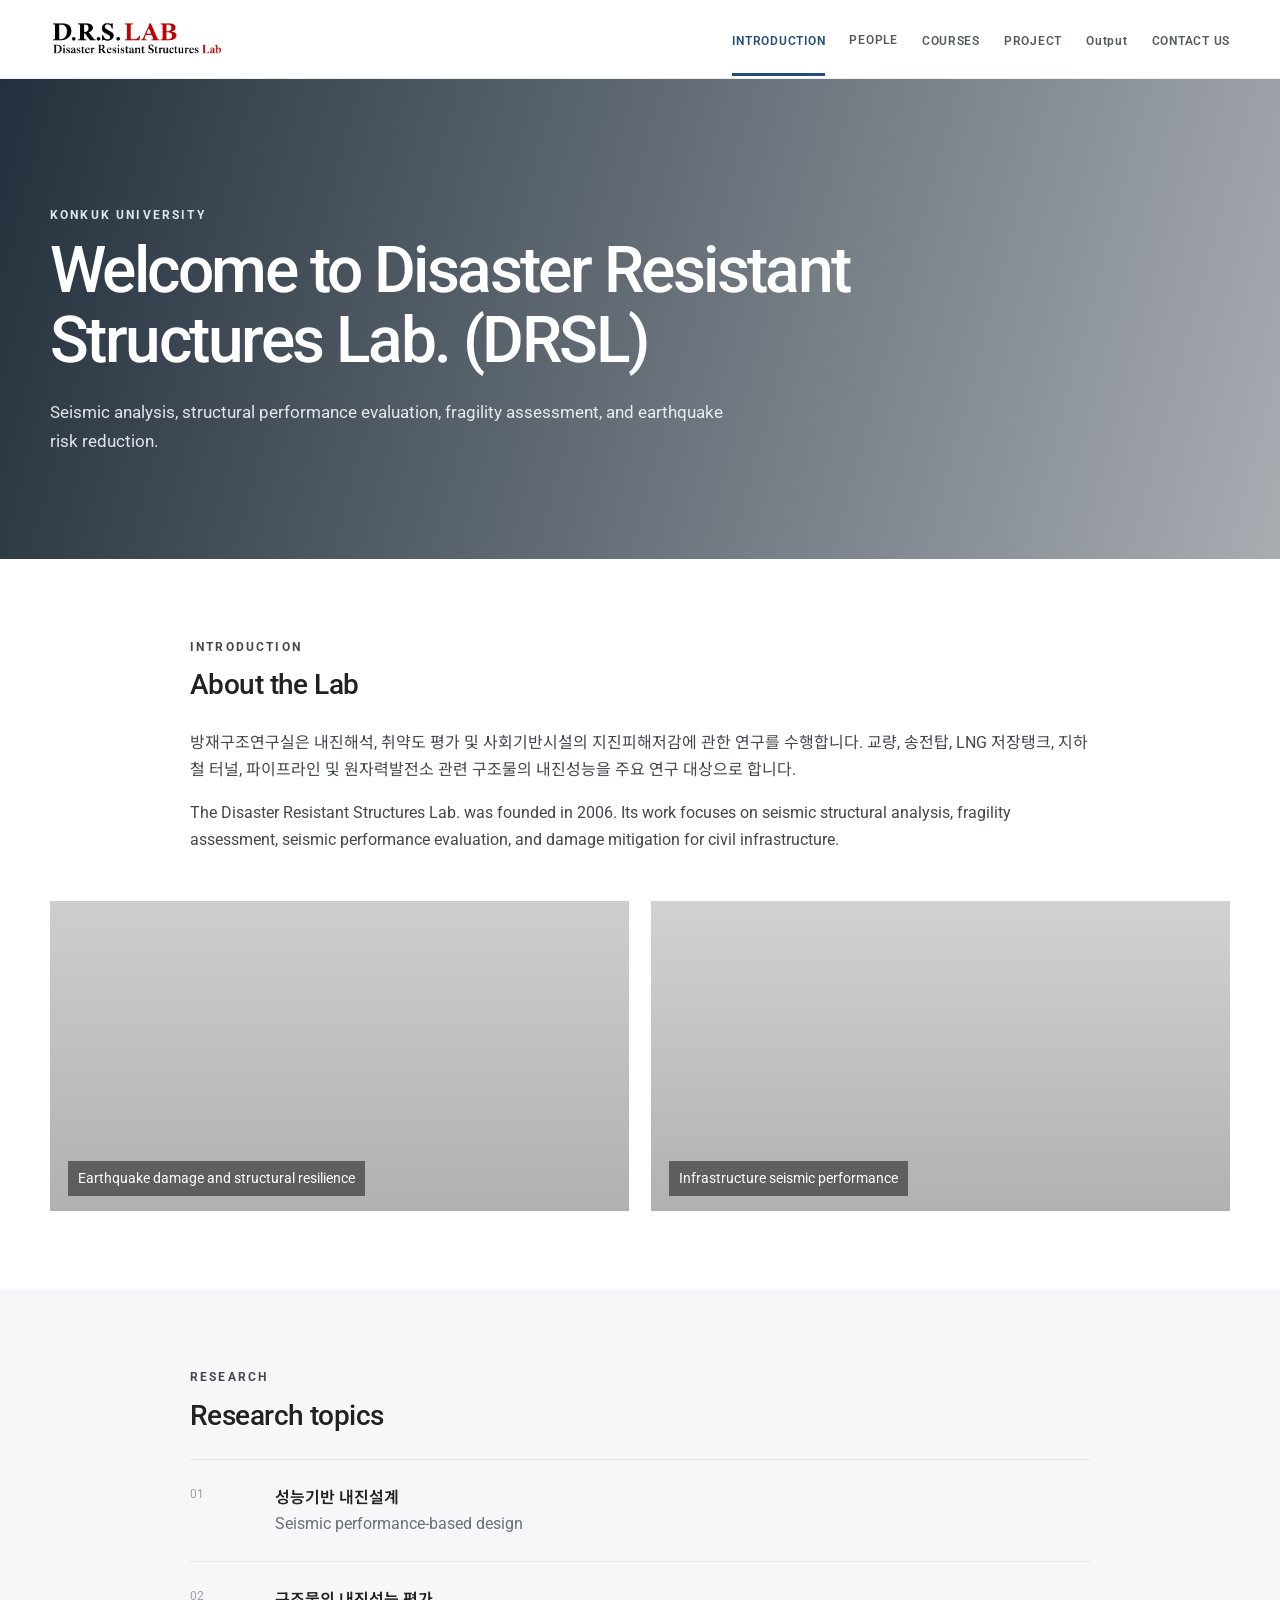
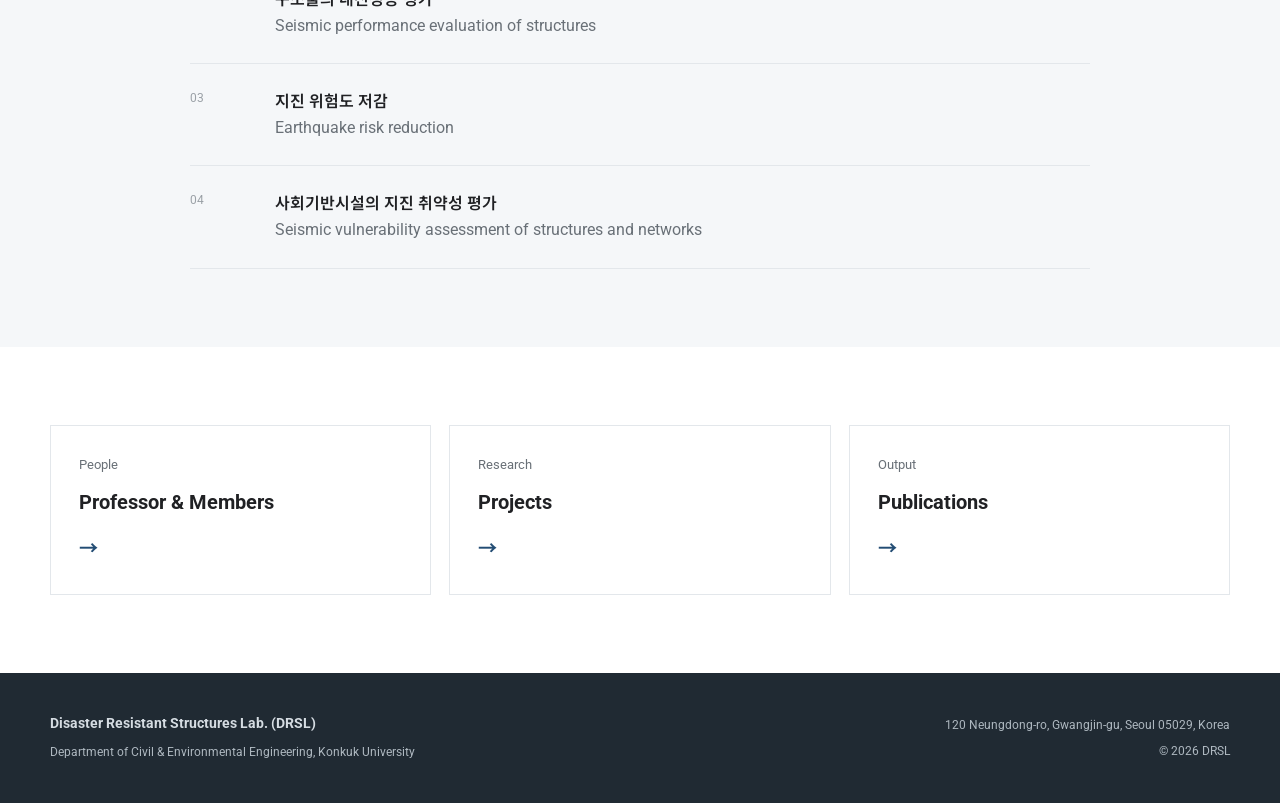
<file: index.html>
<!doctype html>
<html lang="en">
<head>
  <meta charset="utf-8">
  <meta name="viewport" content="width=device-width, initial-scale=1">
  <meta name="description" content="Disaster Resistant Structures Lab., Konkuk University">
  <title>Introduction | DRSL</title>
  <link rel="preconnect" href="https://fonts.googleapis.com">
  <link rel="preconnect" href="https://fonts.gstatic.com" crossorigin>
  <link href="https://fonts.googleapis.com/css2?family=Noto+Sans+KR:wght@400;500;600;700&family=Roboto:wght@400;500;700&display=swap" rel="stylesheet">
  <link rel="stylesheet" href="styles.css">
</head>
<body data-page="introduction">

<header class="site-header">
  <div class="header-inner">
    <a class="brand logo-brand" href="index.html" aria-label="DRSL home">
      <img class="site-logo" src="assets/drsl-logo.png" alt="D.R.S. LAB — Disaster Resistant Structures Lab">
    </a>
    <button class="nav-toggle" type="button" aria-expanded="false" aria-label="Toggle navigation">
      <span></span><span></span><span></span>
    </button>
    <nav class="site-nav">
      <a href="index.html" data-page="introduction">INTRODUCTION</a>
      <div class="nav-group">
        <a href="people.html" data-page="people">PEOPLE</a>
        <div class="dropdown">
          <a href="professor.html">Professor</a>
          <a href="lab-members.html">Lab Members</a>
          <a href="alumni.html">Alumni</a>
        </div>
      </div>
      <a href="courses.html" data-page="courses">COURSES</a>
      <a href="project.html" data-page="project">PROJECT</a>
      <a href="output.html" data-page="publication">Output</a>
      <a href="contact.html" data-page="contact">CONTACT US</a>
    </nav>
  </div>
</header>

<main>

<section class="hero">
  <div class="hero-shade"></div>
  <div class="container hero-inner">
    <p class="eyebrow">KONKUK UNIVERSITY</p>
    <h1>Welcome to Disaster Resistant<br>Structures Lab. (DRSL)</h1>
    <p class="hero-lead">Seismic analysis, structural performance evaluation, fragility assessment, and earthquake risk reduction.</p>
  </div>
</section>

<section class="section">
  <div class="container content-narrow">
    <p class="section-label">INTRODUCTION</p>
    <h2>About the Lab</h2>
    <p lang="ko">방재구조연구실은 내진해석, 취약도 평가 및 사회기반시설의 지진피해저감에 관한 연구를 수행합니다. 교량, 송전탑, LNG 저장탱크, 지하철 터널, 파이프라인 및 원자력발전소 관련 구조물의 내진성능을 주요 연구 대상으로 합니다.</p>
    <p>The Disaster Resistant Structures Lab. was founded in 2006. Its work focuses on seismic structural analysis, fragility assessment, seismic performance evaluation, and damage mitigation for civil infrastructure.</p>
  </div>

  <div class="container visual-grid">
    <figure class="photo-panel photo-a"><figcaption>Earthquake damage and structural resilience</figcaption></figure>
    <figure class="photo-panel photo-b"><figcaption>Infrastructure seismic performance</figcaption></figure>
  </div>
</section>

<section class="section soft">
  <div class="container content-narrow">
    <p class="section-label">RESEARCH</p>
    <h2>Research topics</h2>
    <div class="topic-list">
      <article><span>01</span><div><h3>성능기반 내진설계</h3><p>Seismic performance-based design</p></div></article>
      <article><span>02</span><div><h3>구조물의 내진성능 평가</h3><p>Seismic performance evaluation of structures</p></div></article>
      <article><span>03</span><div><h3>지진 위험도 저감</h3><p>Earthquake risk reduction</p></div></article>
      <article><span>04</span><div><h3>사회기반시설의 지진 취약성 평가</h3><p>Seismic vulnerability assessment of structures and networks</p></div></article>
    </div>
  </div>
</section>

<section class="section">
  <div class="container quick-grid">
    <a class="quick-card" href="professor.html"><span>People</span><strong>Professor &amp; Members</strong><b>→</b></a>
    <a class="quick-card" href="project.html"><span>Research</span><strong>Projects</strong><b>→</b></a>
    <a class="quick-card" href="publication.html"><span>Output</span><strong>Publications</strong><b>→</b></a>
  </div>
</section>

</main>

<footer class="site-footer">
  <div class="container footer-grid">
    <div>
      <strong>Disaster Resistant Structures Lab. (DRSL)</strong>
      <p>Department of Civil &amp; Environmental Engineering, Konkuk University</p>
    </div>
    <div class="footer-right">
      <p>120 Neungdong-ro, Gwangjin-gu, Seoul 05029, Korea</p>
      <p>© <span id="year"></span> DRSL</p>
    </div>
  </div>
</footer>

<script src="script.js"></script>
</body>
</html>
</file>
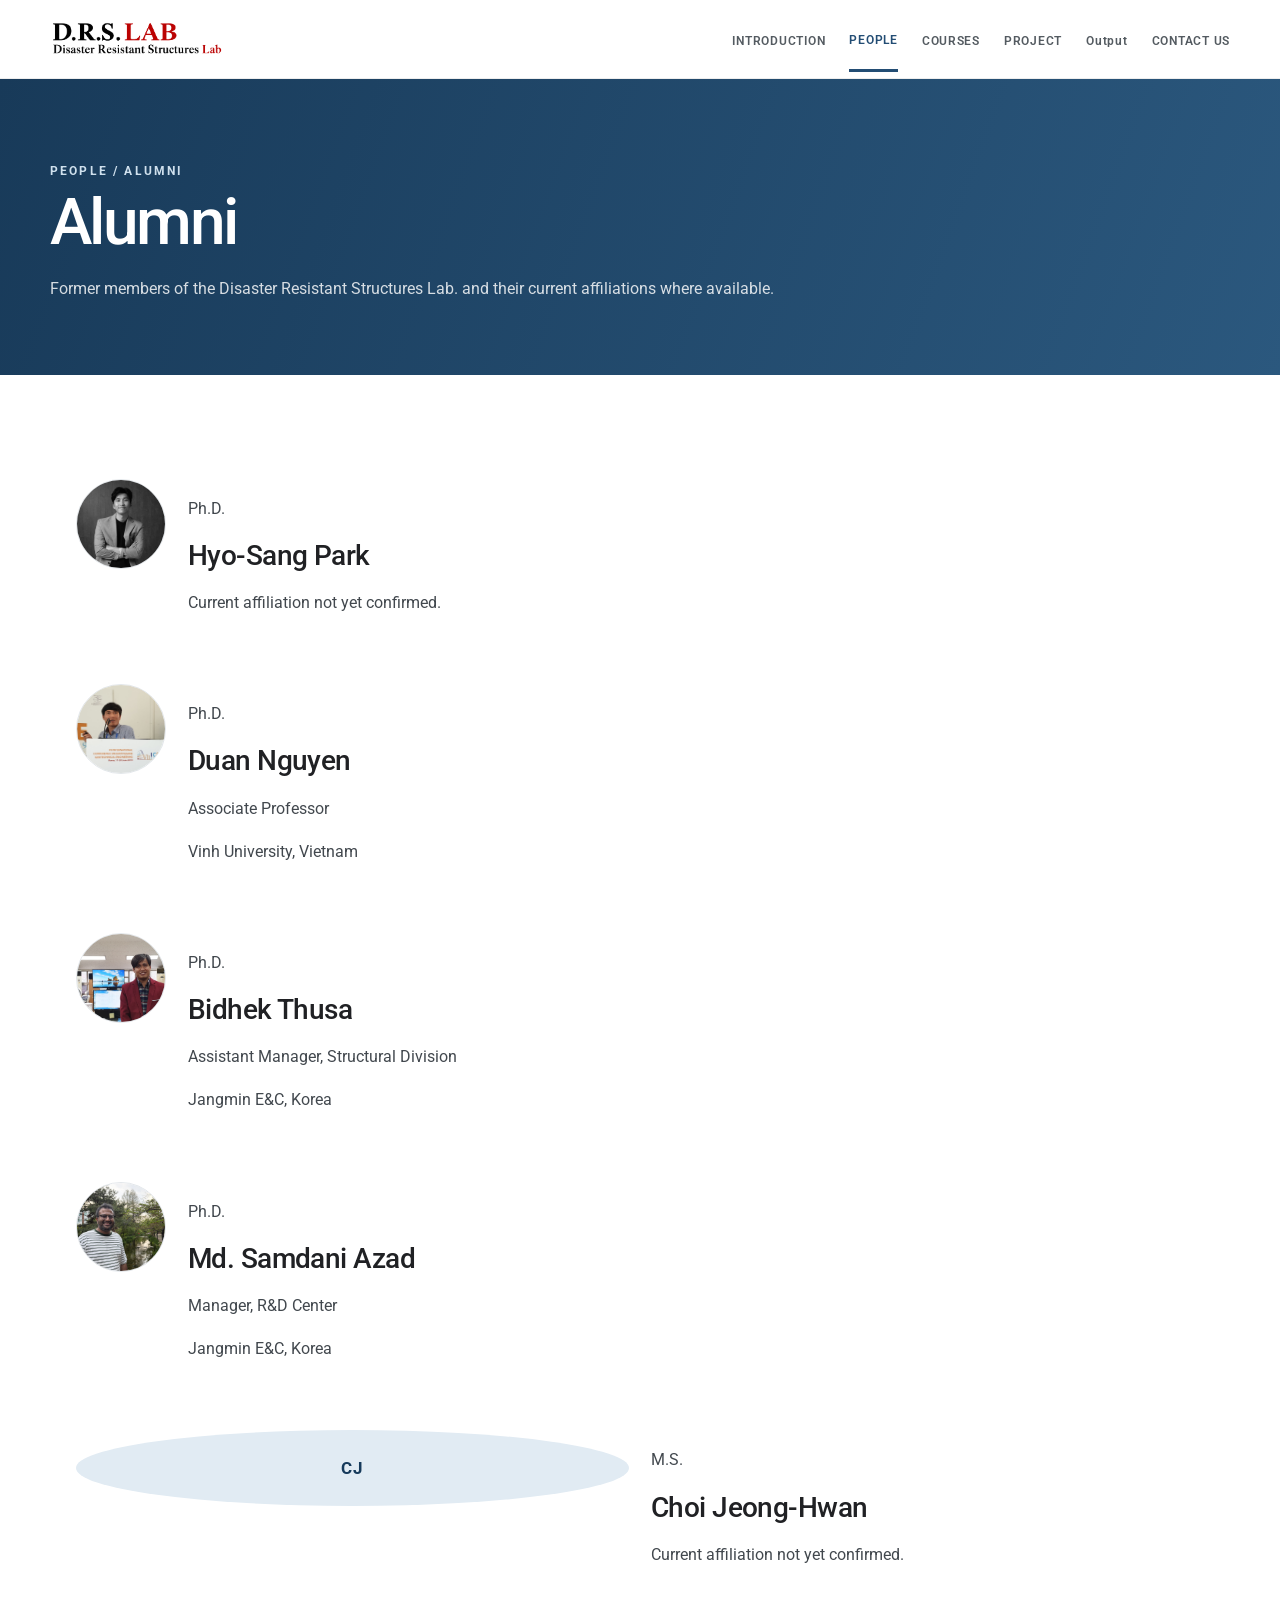
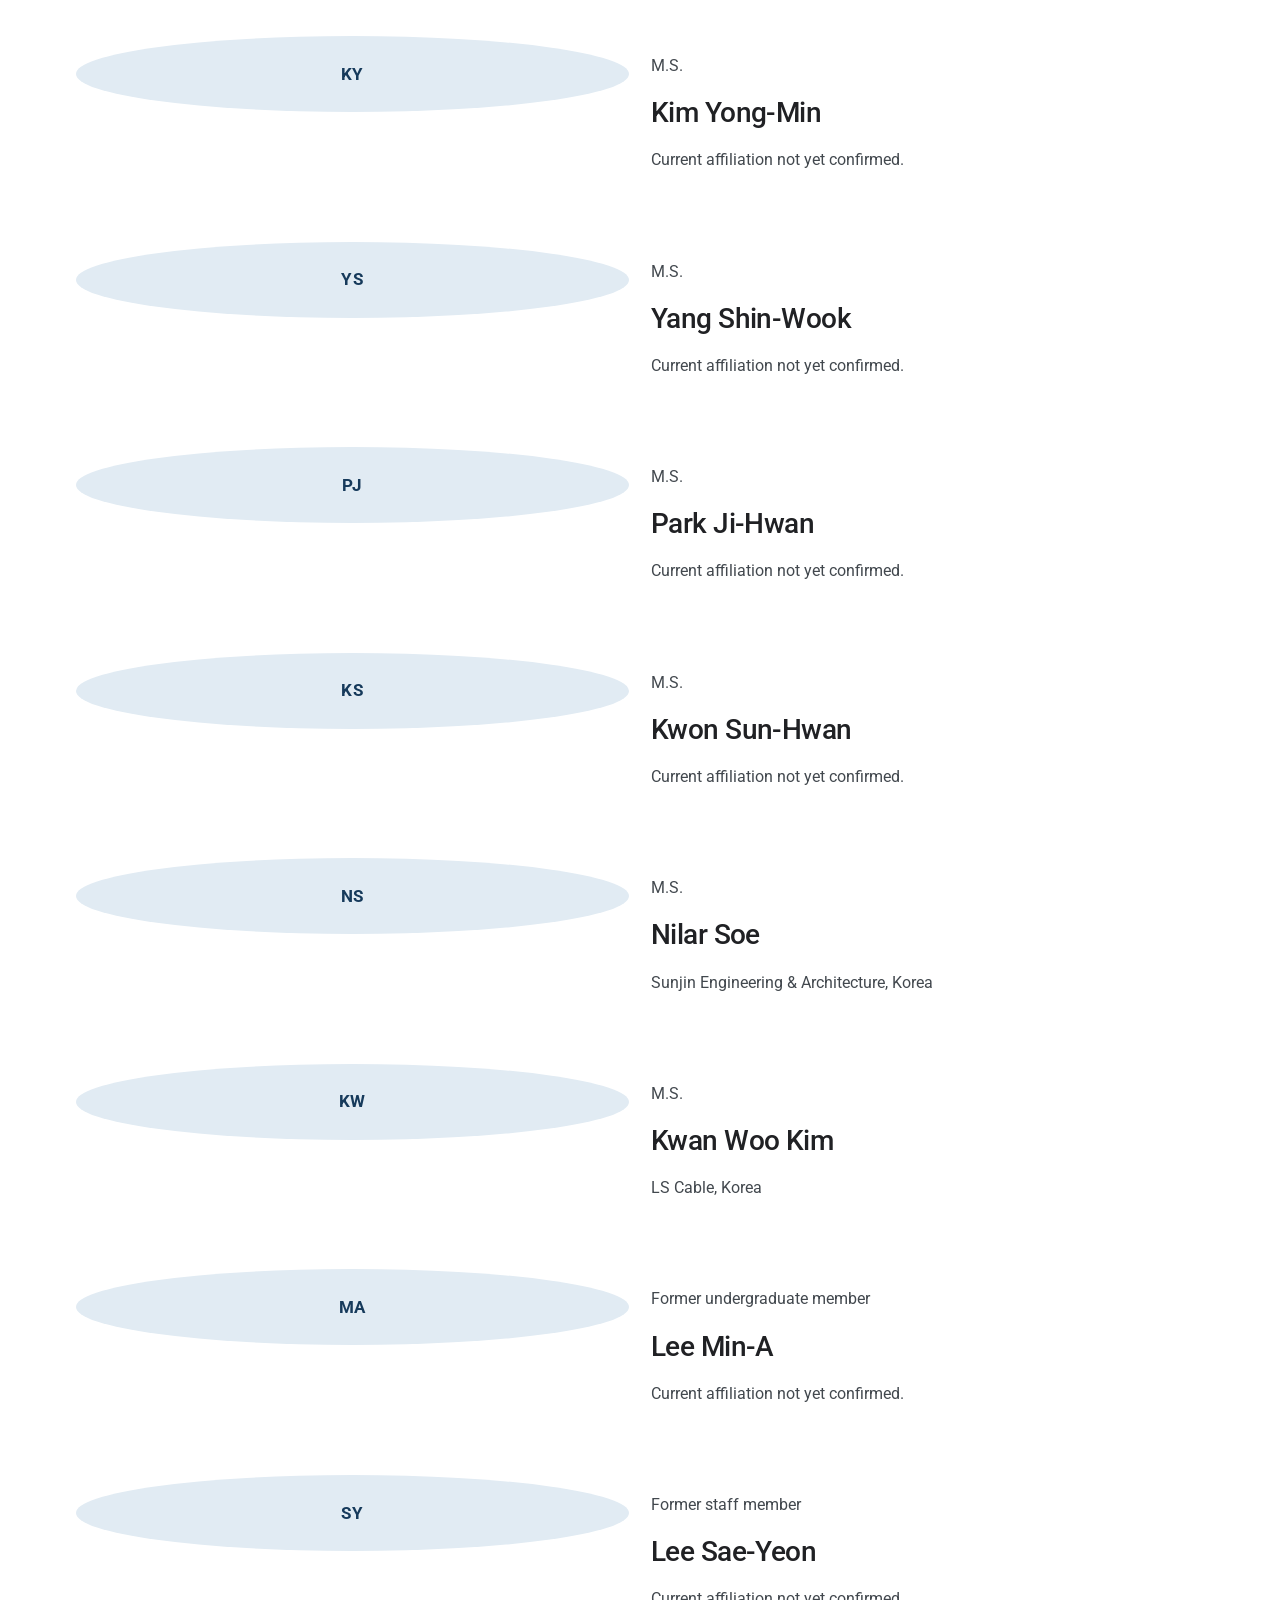
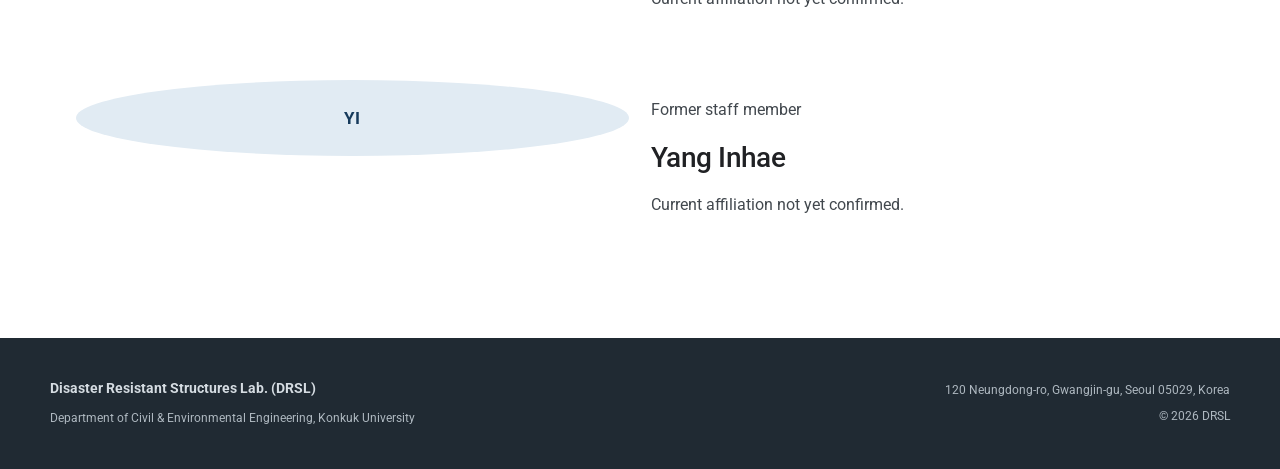
<file: alumni.html>
<!doctype html>
<html lang="en">
<head>
  <meta charset="utf-8">
  <meta name="viewport" content="width=device-width, initial-scale=1">
  <meta name="description" content="Disaster Resistant Structures Lab., Konkuk University">
  <title>Alumni | DRSL</title>
  <link rel="preconnect" href="https://fonts.googleapis.com">
  <link rel="preconnect" href="https://fonts.gstatic.com" crossorigin>
  <link href="https://fonts.googleapis.com/css2?family=Noto+Sans+KR:wght@400;500;600;700&family=Roboto:wght@400;500;700&display=swap" rel="stylesheet">
  <link rel="stylesheet" href="styles.css">
</head>
<body data-page="people">

<header class="site-header">
  <div class="header-inner">
    <a class="brand logo-brand" href="index.html" aria-label="DRSL home">
      <img class="site-logo" src="assets/drsl-logo.png" alt="D.R.S. LAB — Disaster Resistant Structures Lab">
    </a>
    <button class="nav-toggle" type="button" aria-expanded="false" aria-label="Toggle navigation">
      <span></span><span></span><span></span>
    </button>
    <nav class="site-nav">
      <a href="index.html" data-page="introduction">INTRODUCTION</a>
      <div class="nav-group">
        <a href="people.html" data-page="people">PEOPLE</a>
        <div class="dropdown">
          <a href="professor.html">Professor</a>
          <a href="lab-members.html">Lab Members</a>
          <a href="alumni.html">Alumni</a>
        </div>
      </div>
      <a href="courses.html" data-page="courses">COURSES</a>
      <a href="project.html" data-page="project">PROJECT</a>
      <a href="output.html" data-page="publication">Output</a>
      <a href="contact.html" data-page="contact">CONTACT US</a>
    </nav>
  </div>
</header>

<main>

<section class="subhero">
  <div class="container">
    <p class="eyebrow">PEOPLE / ALUMNI</p>
    <h1>Alumni</h1>
    <p class="subhero-intro">Former members of the Disaster Resistant Structures Lab. and their current affiliations where available.</p>
  </div>
</section>

<section class="section">
  <div class="container alumni-profile-grid">

<article class="alumni-profile-card">
      <img class="alumni-photo" src="assets/hyo-sang-park.jpg" alt="Hyo-Sang Park">
      <div>
        <p class="alumni-degree">Ph.D.</p>
        <h2>Hyo-Sang Park</h2>
        <p class="alumni-affiliation">Current affiliation not yet confirmed.</p>
      </div>
    </article>

<article class="alumni-profile-card">
      <img class="alumni-photo" src="assets/duan-nguyen.jpg" alt="Duan Nguyen">
      <div>
        <p class="alumni-degree">Ph.D.</p>
        <h2>Duan Nguyen</h2>
        <p class="alumni-position">Associate Professor</p>
        <p class="alumni-affiliation">Vinh University, Vietnam</p>
      </div>
    </article>

<article class="alumni-profile-card">
      <img class="alumni-photo" src="assets/bidhek-thusa.jpg" alt="Bidhek Thusa">
      <div>
        <p class="alumni-degree">Ph.D.</p>
        <h2>Bidhek Thusa</h2>
        <p class="alumni-position">Assistant Manager, Structural Division</p>
        <p class="alumni-affiliation">Jangmin E&amp;C, Korea</p>
      </div>
    </article>

<article class="alumni-profile-card">
      <img class="alumni-photo" src="assets/samdani-azad.png" alt="Md. Samdani Azad">
      <div>
        <p class="alumni-degree">Ph.D.</p>
        <h2>Md. Samdani Azad</h2>
        <p class="alumni-position">Manager, R&amp;D Center</p>
        <p class="alumni-affiliation">Jangmin E&amp;C, Korea</p>
      </div>
    </article>

<article class="alumni-profile-card">
      <div class="avatar">CJ</div>
      <div>
        <p class="alumni-degree">M.S.</p>
        <h2>Choi Jeong-Hwan</h2>
        <p class="alumni-affiliation">Current affiliation not yet confirmed.</p>
      </div>
    </article>

<article class="alumni-profile-card">
      <div class="avatar">KY</div>
      <div>
        <p class="alumni-degree">M.S.</p>
        <h2>Kim Yong-Min</h2>
        <p class="alumni-affiliation">Current affiliation not yet confirmed.</p>
      </div>
    </article>

<article class="alumni-profile-card">
      <div class="avatar">YS</div>
      <div>
        <p class="alumni-degree">M.S.</p>
        <h2>Yang Shin-Wook</h2>
        <p class="alumni-affiliation">Current affiliation not yet confirmed.</p>
      </div>
    </article>

<article class="alumni-profile-card">
      <div class="avatar">PJ</div>
      <div>
        <p class="alumni-degree">M.S.</p>
        <h2>Park Ji-Hwan</h2>
        <p class="alumni-affiliation">Current affiliation not yet confirmed.</p>
      </div>
    </article>

<article class="alumni-profile-card">
      <div class="avatar">KS</div>
      <div>
        <p class="alumni-degree">M.S.</p>
        <h2>Kwon Sun-Hwan</h2>
        <p class="alumni-affiliation">Current affiliation not yet confirmed.</p>
      </div>
    </article>

<article class="alumni-profile-card">
      <div class="avatar">NS</div>
      <div>
        <p class="alumni-degree">M.S.</p>
        <h2>Nilar Soe</h2>
        <p class="alumni-affiliation">Sunjin Engineering &amp; Architecture, Korea</p>
      </div>
    </article>

<article class="alumni-profile-card">
      <div class="avatar">KW</div>
      <div>
        <p class="alumni-degree">M.S.</p>
        <h2>Kwan Woo Kim</h2>
        <p class="alumni-affiliation">LS Cable, Korea</p>
      </div>
    </article>

<article class="alumni-profile-card">
      <div class="avatar">MA</div>
      <div>
        <p class="alumni-degree">Former undergraduate member</p>
        <h2>Lee Min-A</h2>
        <p class="alumni-affiliation">Current affiliation not yet confirmed.</p>
      </div>
    </article>

<article class="alumni-profile-card">
      <div class="avatar">SY</div>
      <div>
        <p class="alumni-degree">Former staff member</p>
        <h2>Lee Sae-Yeon</h2>
        <p class="alumni-affiliation">Current affiliation not yet confirmed.</p>
      </div>
    </article>

<article class="alumni-profile-card">
      <div class="avatar">YI</div>
      <div>
        <p class="alumni-degree">Former staff member</p>
        <h2>Yang Inhae</h2>
        <p class="alumni-affiliation">Current affiliation not yet confirmed.</p>
      </div>
    </article>


  </div>
</section>

</main>

<footer class="site-footer">
  <div class="container footer-grid">
    <div>
      <strong>Disaster Resistant Structures Lab. (DRSL)</strong>
      <p>Department of Civil &amp; Environmental Engineering, Konkuk University</p>
    </div>
    <div class="footer-right">
      <p>120 Neungdong-ro, Gwangjin-gu, Seoul 05029, Korea</p>
      <p>© <span id="year"></span> DRSL</p>
    </div>
  </div>
</footer>

<script src="script.js"></script>
</body>
</html>
</file>
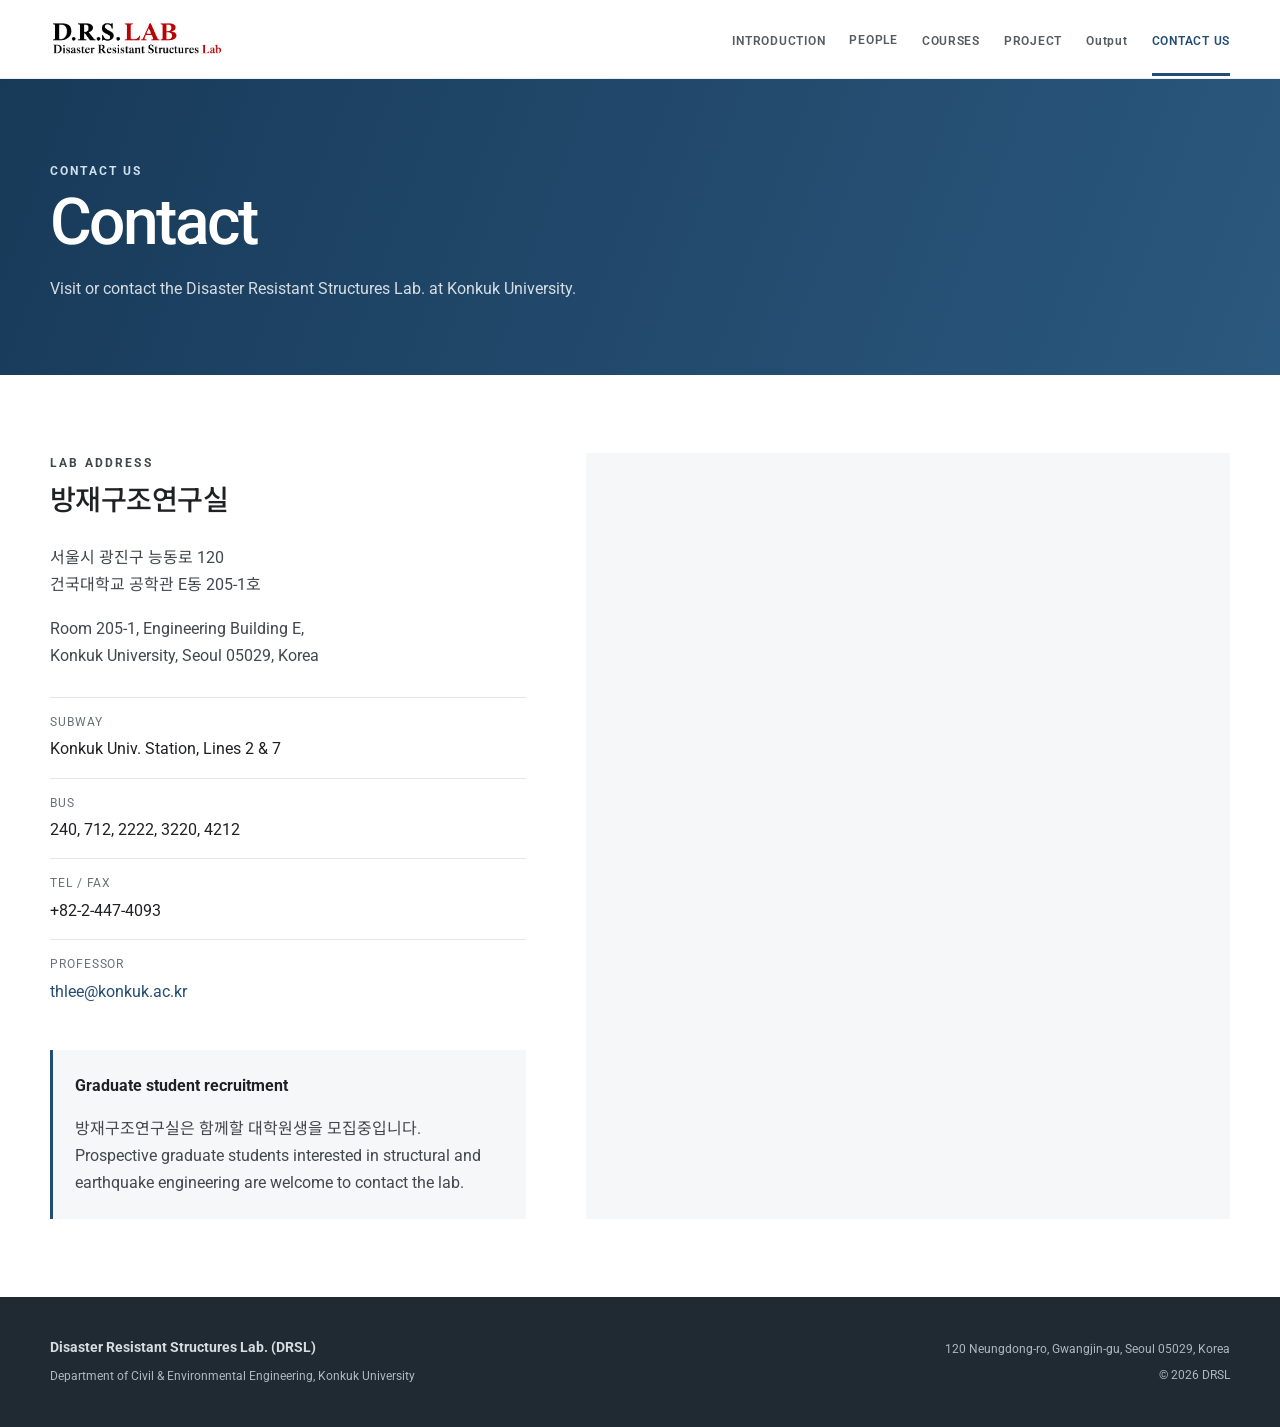
<file: contact.html>
<!doctype html>
<html lang="en">
<head>
  <meta charset="utf-8">
  <meta name="viewport" content="width=device-width, initial-scale=1">
  <meta name="description" content="Disaster Resistant Structures Lab., Konkuk University">
  <title>Contact Us | DRSL</title>
  <link rel="preconnect" href="https://fonts.googleapis.com">
  <link rel="preconnect" href="https://fonts.gstatic.com" crossorigin>
  <link href="https://fonts.googleapis.com/css2?family=Noto+Sans+KR:wght@400;500;600;700&family=Roboto:wght@400;500;700&display=swap" rel="stylesheet">
  <link rel="stylesheet" href="styles.css">
</head>
<body data-page="contact">

<header class="site-header">
  <div class="header-inner">
    <a class="brand logo-brand" href="index.html" aria-label="DRSL home">
      <img class="site-logo" src="assets/drsl-logo.png" alt="D.R.S. LAB — Disaster Resistant Structures Lab">
    </a>
    <button class="nav-toggle" type="button" aria-expanded="false" aria-label="Toggle navigation">
      <span></span><span></span><span></span>
    </button>
    <nav class="site-nav">
      <a href="index.html" data-page="introduction">INTRODUCTION</a>
      <div class="nav-group">
        <a href="people.html" data-page="people">PEOPLE</a>
        <div class="dropdown">
          <a href="professor.html">Professor</a>
          <a href="lab-members.html">Lab Members</a>
          <a href="alumni.html">Alumni</a>
        </div>
      </div>
      <a href="courses.html" data-page="courses">COURSES</a>
      <a href="project.html" data-page="project">PROJECT</a>
      <a href="output.html" data-page="publication">Output</a>
      <a href="contact.html" data-page="contact">CONTACT US</a>
    </nav>
  </div>
</header>

<main>

<section class="subhero">
  <div class="container">
    <p class="eyebrow">CONTACT US</p>
    <h1>Contact</h1>
    <p class="subhero-intro">Visit or contact the Disaster Resistant Structures Lab. at Konkuk University.</p>
  </div>
</section>

<section class="section">
  <div class="container contact-layout">
    <div>
      <p class="section-label">LAB ADDRESS</p>
      <h2>방재구조연구실</h2>
      <p>서울시 광진구 능동로 120<br>건국대학교 공학관 E동 205-1호</p>
      <p>Room 205-1, Engineering Building E,<br>Konkuk University, Seoul 05029, Korea</p>
      <dl class="contact-list roomy">
        <div><dt>Subway</dt><dd>Konkuk Univ. Station, Lines 2 &amp; 7</dd></div>
        <div><dt>Bus</dt><dd>240, 712, 2222, 3220, 4212</dd></div>
        <div><dt>Tel / Fax</dt><dd>+82-2-447-4093</dd></div>
        <div><dt>Professor</dt><dd><a href="mailto:thlee@konkuk.ac.kr">thlee@konkuk.ac.kr</a></dd></div>
      </dl>
      <div class="recruit-box">
        <strong>Graduate student recruitment</strong>
        <p>방재구조연구실은 함께할 대학원생을 모집중입니다. Prospective graduate students interested in structural and earthquake engineering are welcome to contact the lab.</p>
      </div>
    </div>
    <div class="map-card">
      <iframe
        title="Konkuk University map"
        src="https://www.google.com/maps?q=Konkuk+University+Seoul&output=embed"
        loading="lazy"
        referrerpolicy="no-referrer-when-downgrade"></iframe>
    </div>
  </div>
</section>

</main>

<footer class="site-footer">
  <div class="container footer-grid">
    <div>
      <strong>Disaster Resistant Structures Lab. (DRSL)</strong>
      <p>Department of Civil &amp; Environmental Engineering, Konkuk University</p>
    </div>
    <div class="footer-right">
      <p>120 Neungdong-ro, Gwangjin-gu, Seoul 05029, Korea</p>
      <p>© <span id="year"></span> DRSL</p>
    </div>
  </div>
</footer>

<script src="script.js"></script>
</body>
</html>
</file>
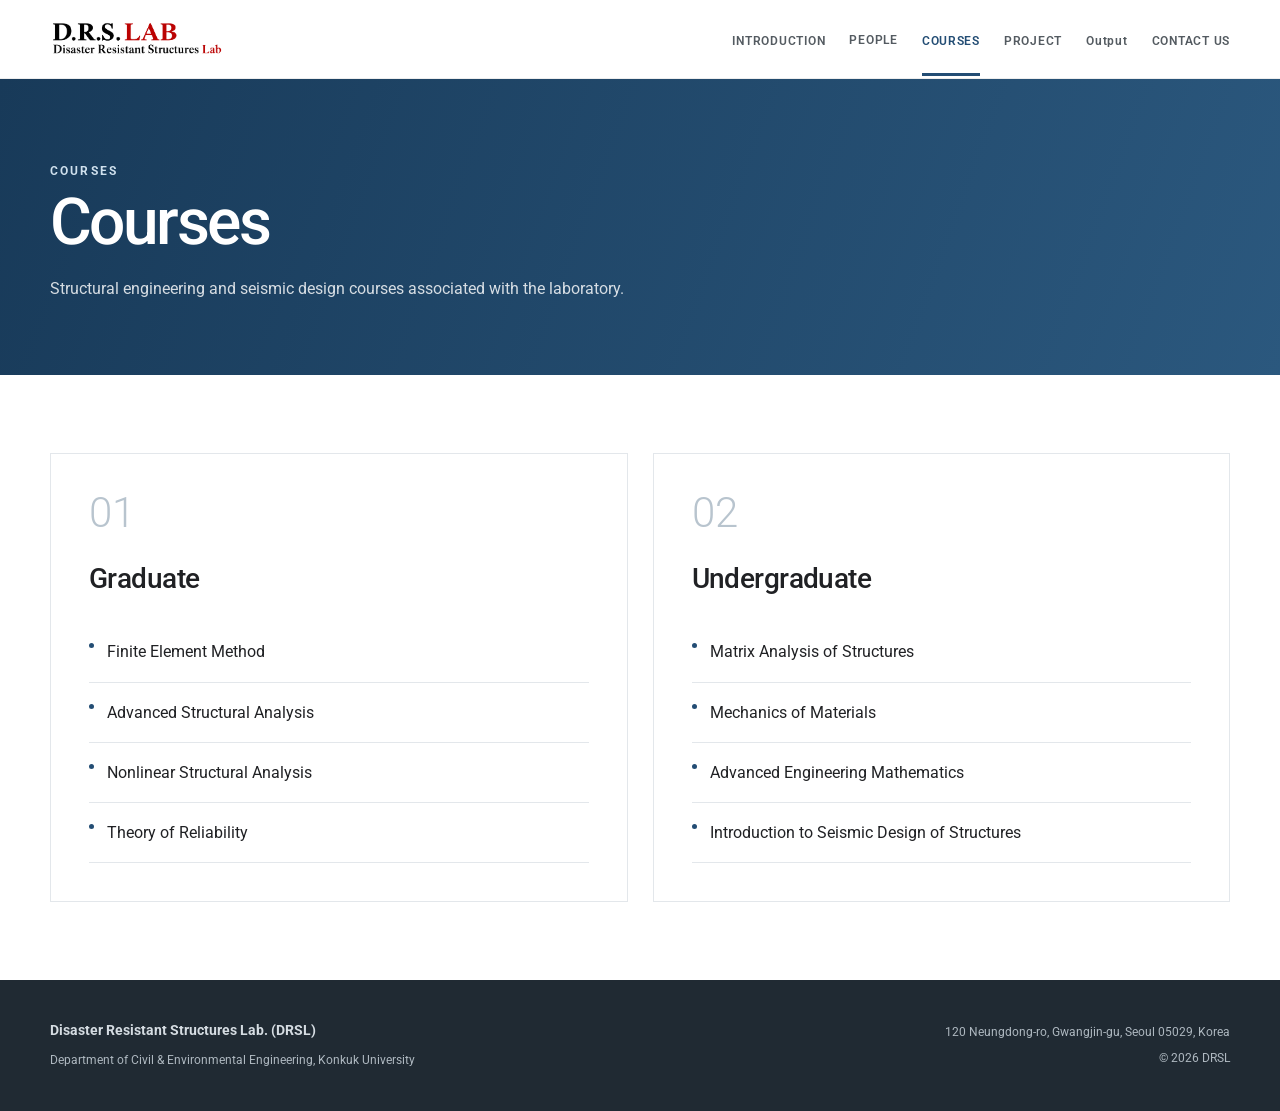
<file: courses.html>
<!doctype html>
<html lang="en">
<head>
  <meta charset="utf-8">
  <meta name="viewport" content="width=device-width, initial-scale=1">
  <meta name="description" content="Disaster Resistant Structures Lab., Konkuk University">
  <title>Courses | DRSL</title>
  <link rel="preconnect" href="https://fonts.googleapis.com">
  <link rel="preconnect" href="https://fonts.gstatic.com" crossorigin>
  <link href="https://fonts.googleapis.com/css2?family=Noto+Sans+KR:wght@400;500;600;700&family=Roboto:wght@400;500;700&display=swap" rel="stylesheet">
  <link rel="stylesheet" href="styles.css">
</head>
<body data-page="courses">

<header class="site-header">
  <div class="header-inner">
    <a class="brand logo-brand" href="index.html" aria-label="DRSL home">
      <img class="site-logo" src="assets/drsl-logo.png" alt="D.R.S. LAB — Disaster Resistant Structures Lab">
    </a>
    <button class="nav-toggle" type="button" aria-expanded="false" aria-label="Toggle navigation">
      <span></span><span></span><span></span>
    </button>
    <nav class="site-nav">
      <a href="index.html" data-page="introduction">INTRODUCTION</a>
      <div class="nav-group">
        <a href="people.html" data-page="people">PEOPLE</a>
        <div class="dropdown">
          <a href="professor.html">Professor</a>
          <a href="lab-members.html">Lab Members</a>
          <a href="alumni.html">Alumni</a>
        </div>
      </div>
      <a href="courses.html" data-page="courses">COURSES</a>
      <a href="project.html" data-page="project">PROJECT</a>
      <a href="output.html" data-page="publication">Output</a>
      <a href="contact.html" data-page="contact">CONTACT US</a>
    </nav>
  </div>
</header>

<main>

<section class="subhero">
  <div class="container">
    <p class="eyebrow">COURSES</p>
    <h1>Courses</h1>
    <p class="subhero-intro">Structural engineering and seismic design courses associated with the laboratory.</p>
  </div>
</section>

<section class="section">
  <div class="container two-col">
    <article class="course-box">
      <span class="big-number">01</span>
      <h2>Graduate</h2>
      <ul class="clean-list large">
        <li>Finite Element Method</li>
        <li>Advanced Structural Analysis</li>
        <li>Nonlinear Structural Analysis</li>
        <li>Theory of Reliability</li>
      </ul>
    </article>
    <article class="course-box">
      <span class="big-number">02</span>
      <h2>Undergraduate</h2>
      <ul class="clean-list large">
        <li>Matrix Analysis of Structures</li>
        <li>Mechanics of Materials</li>
        <li>Advanced Engineering Mathematics</li>
        <li>Introduction to Seismic Design of Structures</li>
      </ul>
    </article>
  </div>
</section>

</main>

<footer class="site-footer">
  <div class="container footer-grid">
    <div>
      <strong>Disaster Resistant Structures Lab. (DRSL)</strong>
      <p>Department of Civil &amp; Environmental Engineering, Konkuk University</p>
    </div>
    <div class="footer-right">
      <p>120 Neungdong-ro, Gwangjin-gu, Seoul 05029, Korea</p>
      <p>© <span id="year"></span> DRSL</p>
    </div>
  </div>
</footer>

<script src="script.js"></script>
</body>
</html>
</file>
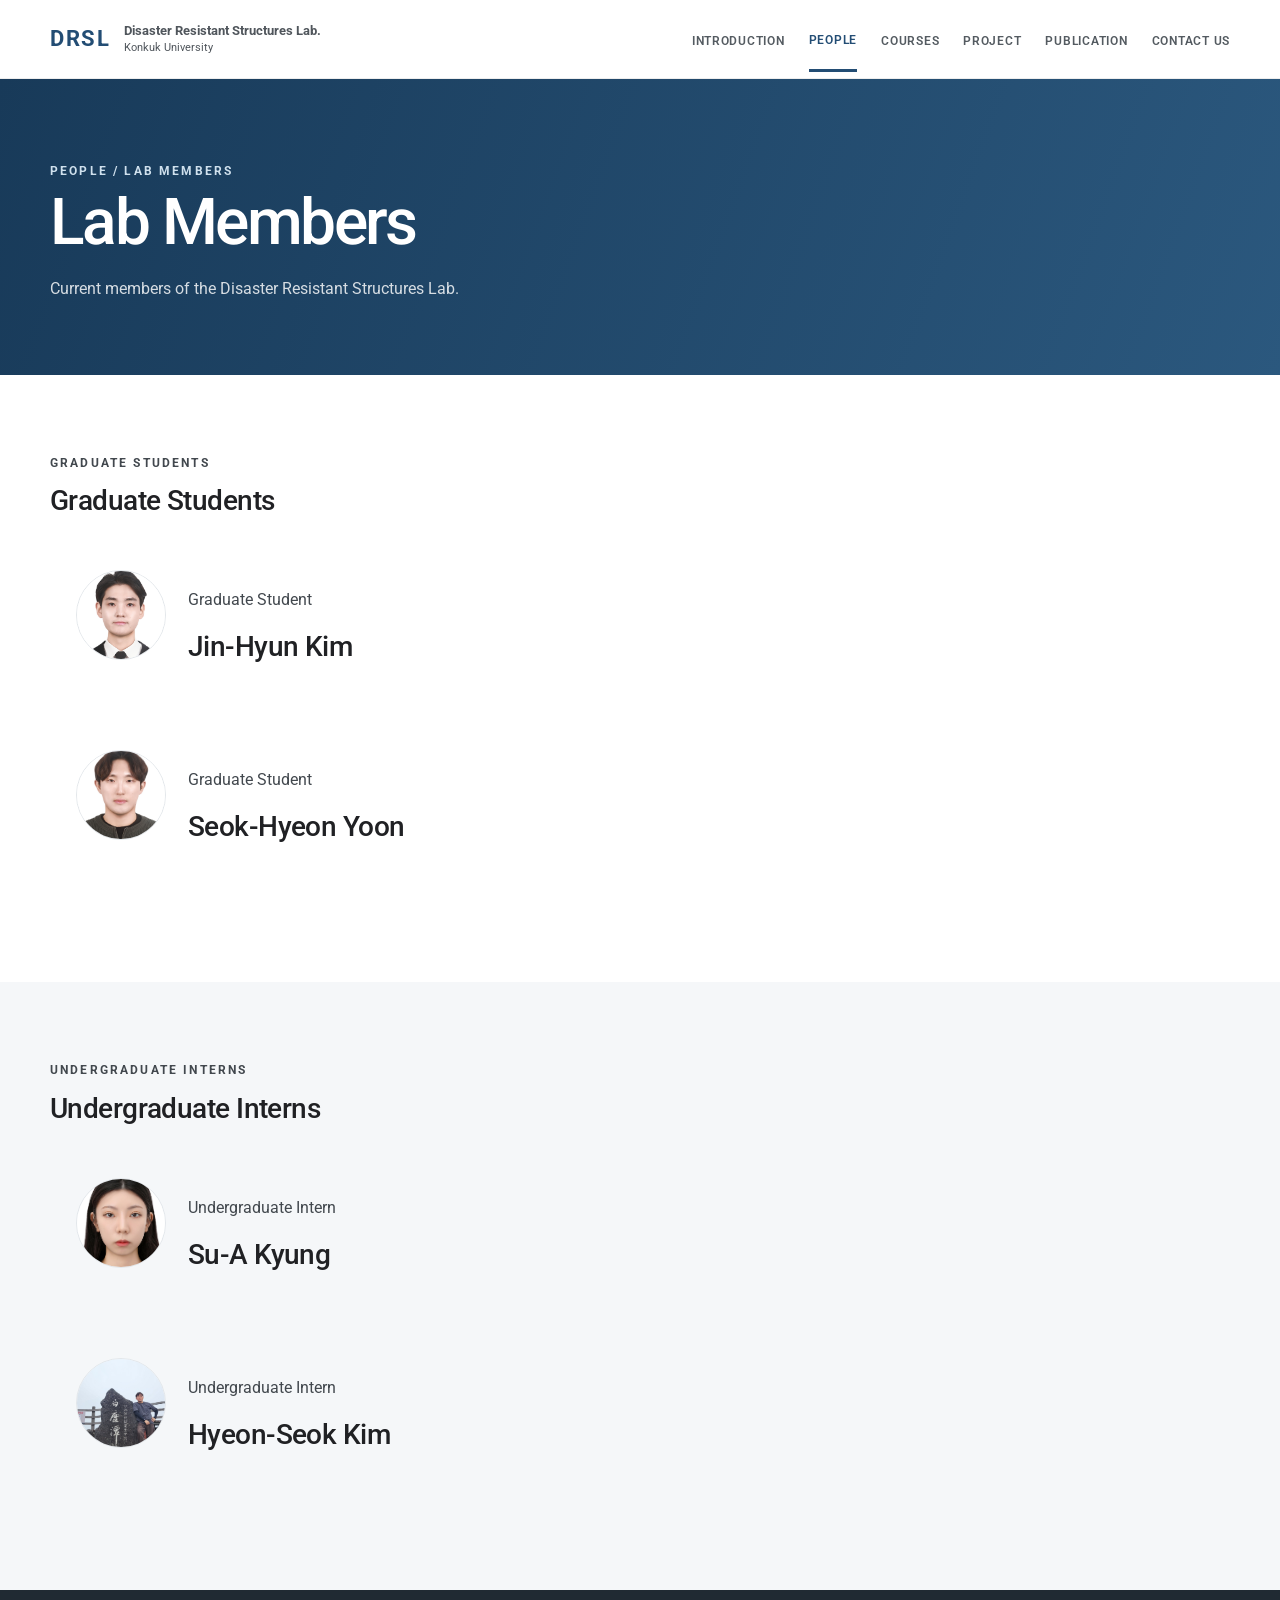
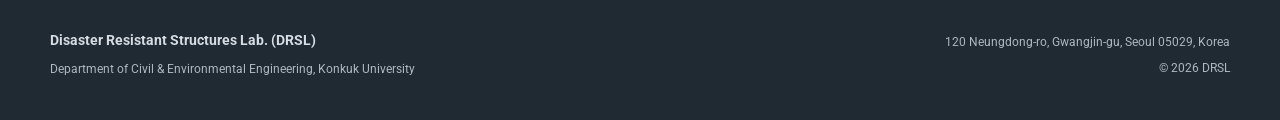
<file: lab-members.html>
<!doctype html>
<html lang="en">
<head>
  <meta charset="utf-8">
  <meta name="viewport" content="width=device-width, initial-scale=1">
  <meta name="description" content="Disaster Resistant Structures Lab., Konkuk University">
  <title>Lab Members | DRSL</title>
  <link rel="preconnect" href="https://fonts.googleapis.com">
  <link rel="preconnect" href="https://fonts.gstatic.com" crossorigin>
  <link href="https://fonts.googleapis.com/css2?family=Noto+Sans+KR:wght@400;500;600;700&family=Roboto:wght@400;500;700&display=swap" rel="stylesheet">
  <link rel="stylesheet" href="styles.css">
</head>
<body data-page="people">

<header class="site-header">
  <div class="header-inner">
    <a class="brand" href="index.html">
      <span class="brand-mark">DRSL</span>
      <span class="brand-copy">
        <strong>Disaster Resistant Structures Lab.</strong>
        <small>Konkuk University</small>
      </span>
    </a>
    <button class="nav-toggle" type="button" aria-expanded="false" aria-label="Toggle navigation">
      <span></span><span></span><span></span>
    </button>
    <nav class="site-nav">
      <a href="index.html" data-page="introduction">INTRODUCTION</a>
      <div class="nav-group">
        <a href="people.html" data-page="people">PEOPLE</a>
        <div class="dropdown">
          <a href="professor.html">Professor</a>
          <a href="lab-members.html">Lab Members</a>
          <a href="alumni.html">Alumni</a>
        </div>
      </div>
      <a href="courses.html" data-page="courses">COURSES</a>
      <a href="project.html" data-page="project">PROJECT</a>
      <a href="publication.html" data-page="publication">PUBLICATION</a>
      <a href="contact.html" data-page="contact">CONTACT US</a>
    </nav>
  </div>
</header>

<main>

<section class="subhero">
  <div class="container">
    <p class="eyebrow">PEOPLE / LAB MEMBERS</p>
    <h1>Lab Members</h1>
    <p class="subhero-intro">Current members of the Disaster Resistant Structures Lab.</p>
  </div>
</section>

<section class="section">
  <div class="container">
    <p class="section-label">GRADUATE STUDENTS</p>
    <h2>Graduate Students</h2>
    <div class="alumni-profile-grid">
      <article class="alumni-profile-card">
        <img class="alumni-photo" src="assets/jin-hyun-kim.jpg" alt="Jin-Hyun Kim">
        <div>
          <p class="alumni-degree">Graduate Student</p>
          <h2>Jin-Hyun Kim</h2>
        </div>
      </article>

      <article class="alumni-profile-card">
        <img class="alumni-photo" src="assets/seok-hyeon-yoon.jpg" alt="Seok-Hyeon Yoon">
        <div>
          <p class="alumni-degree">Graduate Student</p>
          <h2>Seok-Hyeon Yoon</h2>
        </div>
      </article>
    </div>
  </div>
</section>

<section class="section soft">
  <div class="container">
    <p class="section-label">UNDERGRADUATE INTERNS</p>
    <h2>Undergraduate Interns</h2>
    <div class="alumni-profile-grid">
      <article class="alumni-profile-card">
        <img class="alumni-photo" src="assets/su-a-kyung.jpg" alt="Su-A Kyung">
        <div>
          <p class="alumni-degree">Undergraduate Intern</p>
          <h2>Su-A Kyung</h2>
        </div>
      </article>

      <article class="alumni-profile-card">
        <img class="alumni-photo" src="assets/hyeon-seok-kim.jpg" alt="Hyeon-Seok Kim">
        <div>
          <p class="alumni-degree">Undergraduate Intern</p>
          <h2>Hyeon-Seok Kim</h2>
        </div>
      </article>
    </div>
  </div>
</section>

</main>

<footer class="site-footer">
  <div class="container footer-grid">
    <div>
      <strong>Disaster Resistant Structures Lab. (DRSL)</strong>
      <p>Department of Civil &amp; Environmental Engineering, Konkuk University</p>
    </div>
    <div class="footer-right">
      <p>120 Neungdong-ro, Gwangjin-gu, Seoul 05029, Korea</p>
      <p>© <span id="year"></span> DRSL</p>
    </div>
  </div>
</footer>

<script src="script.js"></script>
</body>
</html>
</file>
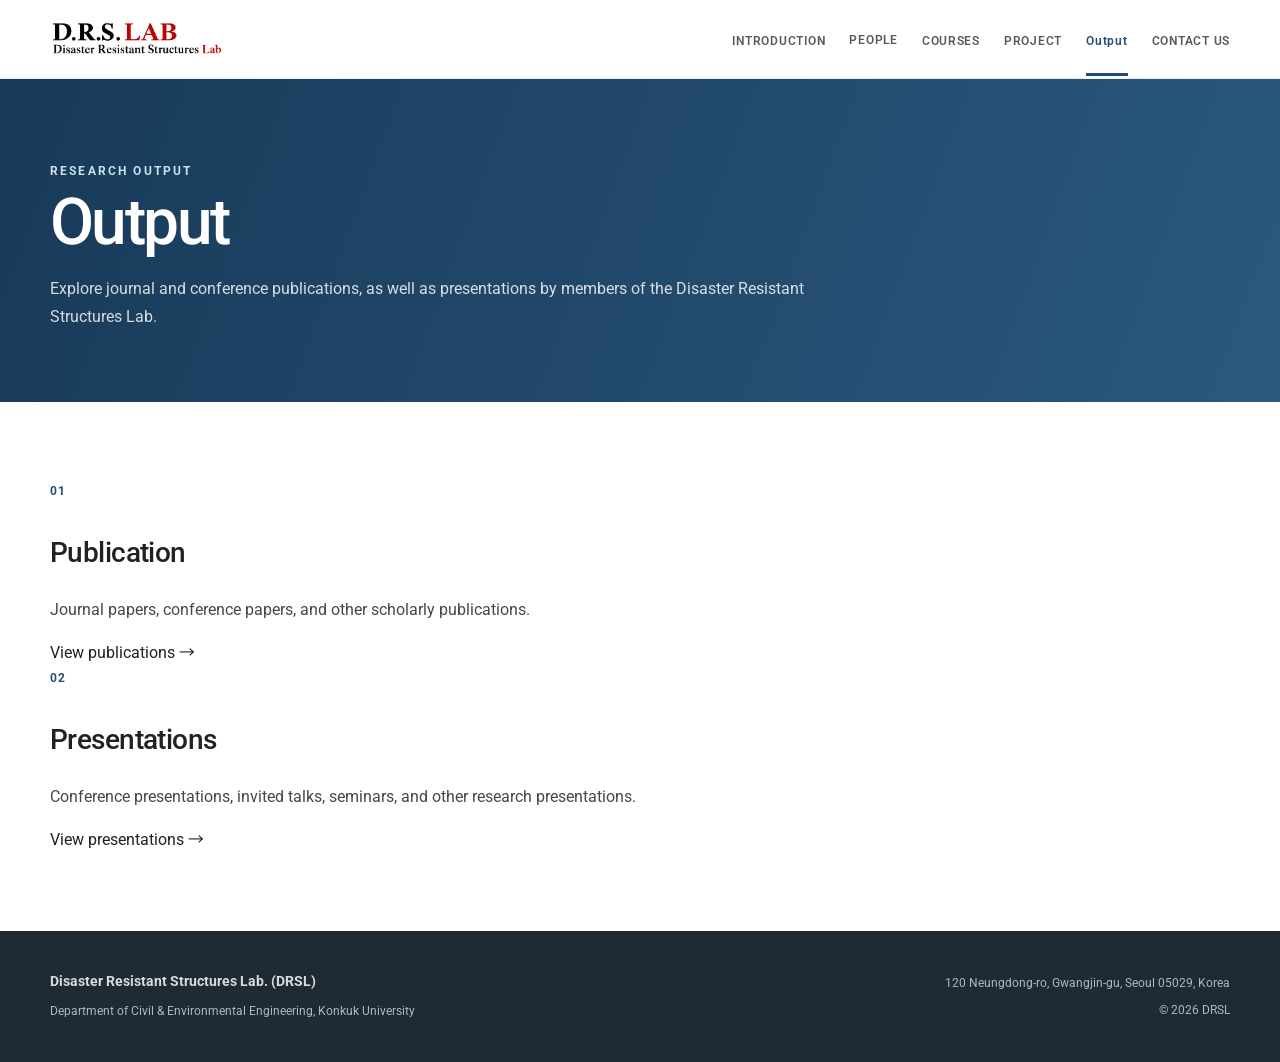
<file: output.html>
<!doctype html>
<html lang="en">
<head>
  <meta charset="utf-8">
  <meta name="viewport" content="width=device-width, initial-scale=1">
  <meta name="description" content="Disaster Resistant Structures Lab., Konkuk University">
  <title>Publication | DRSL</title>
  <link rel="preconnect" href="https://fonts.googleapis.com">
  <link rel="preconnect" href="https://fonts.gstatic.com" crossorigin>
  <link href="https://fonts.googleapis.com/css2?family=Noto+Sans+KR:wght@400;500;600;700&family=Roboto:wght@400;500;700&display=swap" rel="stylesheet">
  <link rel="stylesheet" href="styles.css">
</head>
<body data-page="publication">

<header class="site-header">
  <div class="header-inner">
    <a class="brand logo-brand" href="index.html" aria-label="DRSL home">
      <img class="site-logo" src="assets/drsl-logo.png" alt="D.R.S. LAB — Disaster Resistant Structures Lab">
    </a>
    <button class="nav-toggle" type="button" aria-expanded="false" aria-label="Toggle navigation">
      <span></span><span></span><span></span>
    </button>
    <nav class="site-nav">
      <a href="index.html" data-page="introduction">INTRODUCTION</a>
      <div class="nav-group">
        <a href="people.html" data-page="people">PEOPLE</a>
        <div class="dropdown">
          <a href="professor.html">Professor</a>
          <a href="lab-members.html">Lab Members</a>
          <a href="alumni.html">Alumni</a>
        </div>
      </div>
      <a href="courses.html" data-page="courses">COURSES</a>
      <a href="project.html" data-page="project">PROJECT</a>
      <a href="output.html" data-page="publication">Output</a>
      <a href="contact.html" data-page="contact">CONTACT US</a>
    </nav>
  </div>
</header>


<main>
  <section class="subhero">
    <div class="container">
      <p class="eyebrow">RESEARCH OUTPUT</p>
      <h1>Output</h1>
      <p class="subhero-intro">Explore journal and conference publications, as well as presentations by members of the Disaster Resistant Structures Lab.</p>
    </div>
  </section>

  <section class="section">
    <div class="container">
      <div class="people-grid publication-category-grid">
        <a class="people-card publication-category-card" href="publication.html">
          <div class="publication-category-number">01</div>
          <h2>Publication</h2>
          <p>Journal papers, conference papers, and other scholarly publications.</p>
          <span>View publications →</span>
        </a>

        <a class="people-card publication-category-card" href="presentations.html">
          <div class="publication-category-number">02</div>
          <h2>Presentations</h2>
          <p>Conference presentations, invited talks, seminars, and other research presentations.</p>
          <span>View presentations →</span>
        </a>
      </div>
    </div>
  </section>
</main>


<footer class="site-footer">
  <div class="container footer-grid">
    <div>
      <strong>Disaster Resistant Structures Lab. (DRSL)</strong>
      <p>Department of Civil &amp; Environmental Engineering, Konkuk University</p>
    </div>
    <div class="footer-right">
      <p>120 Neungdong-ro, Gwangjin-gu, Seoul 05029, Korea</p>
      <p>© <span id="year"></span> DRSL</p>
    </div>
  </div>
</footer>

<script src="script.js"></script>
</body>
</html>
</file>
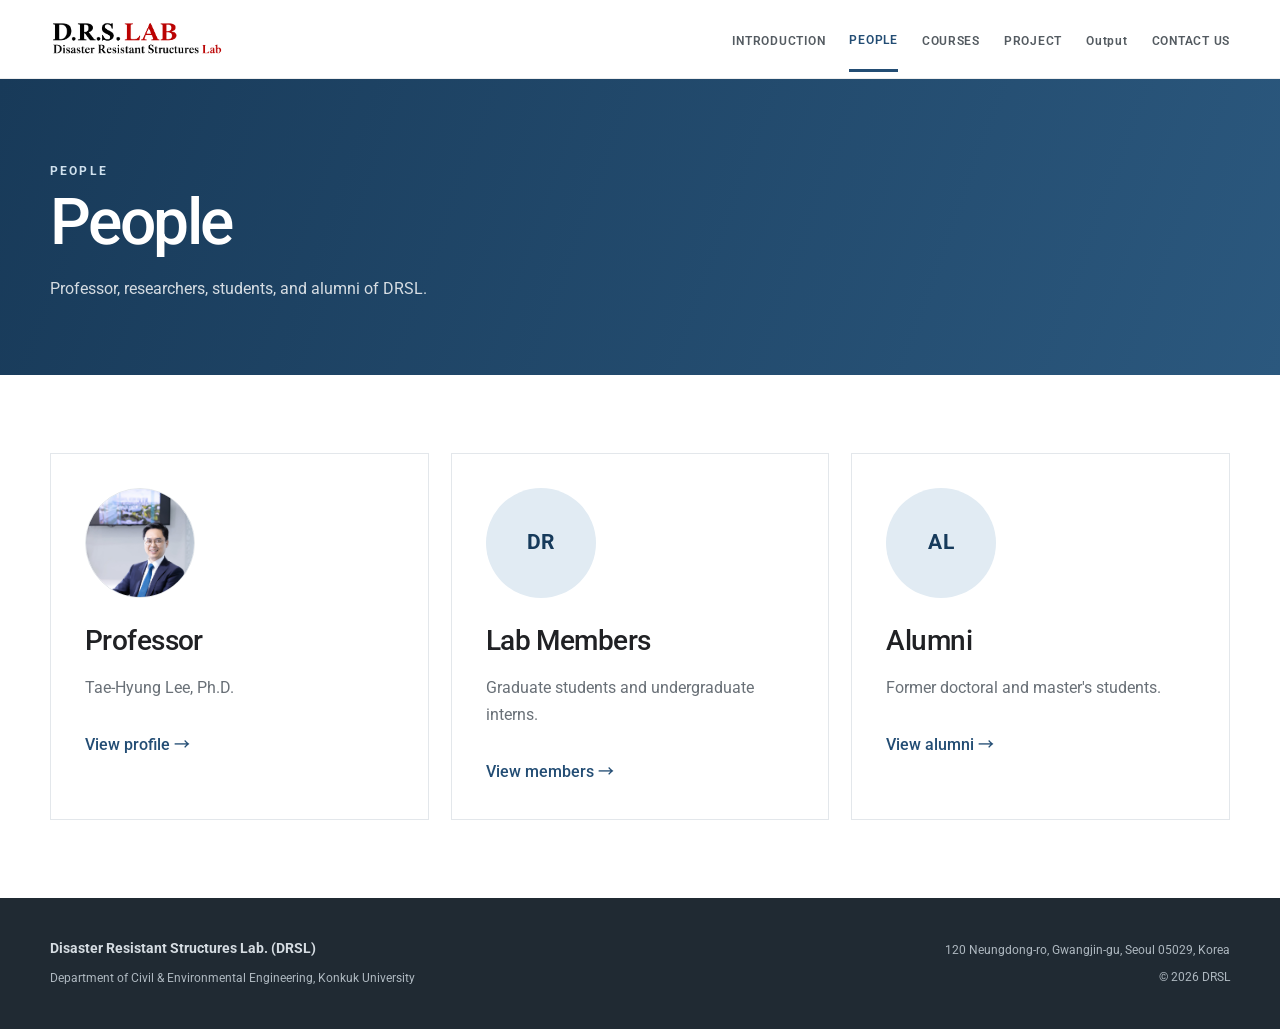
<file: people.html>
<!doctype html>
<html lang="en">
<head>
  <meta charset="utf-8">
  <meta name="viewport" content="width=device-width, initial-scale=1">
  <meta name="description" content="Disaster Resistant Structures Lab., Konkuk University">
  <title>People | DRSL</title>
  <link rel="preconnect" href="https://fonts.googleapis.com">
  <link rel="preconnect" href="https://fonts.gstatic.com" crossorigin>
  <link href="https://fonts.googleapis.com/css2?family=Noto+Sans+KR:wght@400;500;600;700&family=Roboto:wght@400;500;700&display=swap" rel="stylesheet">
  <link rel="stylesheet" href="styles.css">
</head>
<body data-page="people">

<header class="site-header">
  <div class="header-inner">
    <a class="brand logo-brand" href="index.html" aria-label="DRSL home">
      <img class="site-logo" src="assets/drsl-logo.png" alt="D.R.S. LAB — Disaster Resistant Structures Lab">
    </a>
    <button class="nav-toggle" type="button" aria-expanded="false" aria-label="Toggle navigation">
      <span></span><span></span><span></span>
    </button>
    <nav class="site-nav">
      <a href="index.html" data-page="introduction">INTRODUCTION</a>
      <div class="nav-group">
        <a href="people.html" data-page="people">PEOPLE</a>
        <div class="dropdown">
          <a href="professor.html">Professor</a>
          <a href="lab-members.html">Lab Members</a>
          <a href="alumni.html">Alumni</a>
        </div>
      </div>
      <a href="courses.html" data-page="courses">COURSES</a>
      <a href="project.html" data-page="project">PROJECT</a>
      <a href="output.html" data-page="publication">Output</a>
      <a href="contact.html" data-page="contact">CONTACT US</a>
    </nav>
  </div>
</header>

<main>

<section class="subhero">
  <div class="container">
    <p class="eyebrow">PEOPLE</p>
    <h1>People</h1>
    <p class="subhero-intro">Professor, researchers, students, and alumni of DRSL.</p>
  </div>
</section>

<section class="section">
  <div class="container card-grid three">
    <a class="person-nav-card" href="professor.html">
      <img class="people-card-photo" src="assets/professor.jpg" alt="Professor Tae-Hyung Lee"><h2>Professor</h2><p>Tae-Hyung Lee, Ph.D.</p><span>View profile →</span>
    </a>
    <a class="person-nav-card" href="lab-members.html">
      <div class="avatar large">DR</div><h2>Lab Members</h2><p>Graduate students and undergraduate interns.</p><span>View members →</span>
    </a>
    <a class="person-nav-card" href="alumni.html">
      <div class="avatar large">AL</div><h2>Alumni</h2><p>Former doctoral and master's students.</p><span>View alumni →</span>
    </a>
  </div>
</section>

</main>

<footer class="site-footer">
  <div class="container footer-grid">
    <div>
      <strong>Disaster Resistant Structures Lab. (DRSL)</strong>
      <p>Department of Civil &amp; Environmental Engineering, Konkuk University</p>
    </div>
    <div class="footer-right">
      <p>120 Neungdong-ro, Gwangjin-gu, Seoul 05029, Korea</p>
      <p>© <span id="year"></span> DRSL</p>
    </div>
  </div>
</footer>

<script src="script.js"></script>
</body>
</html>
</file>
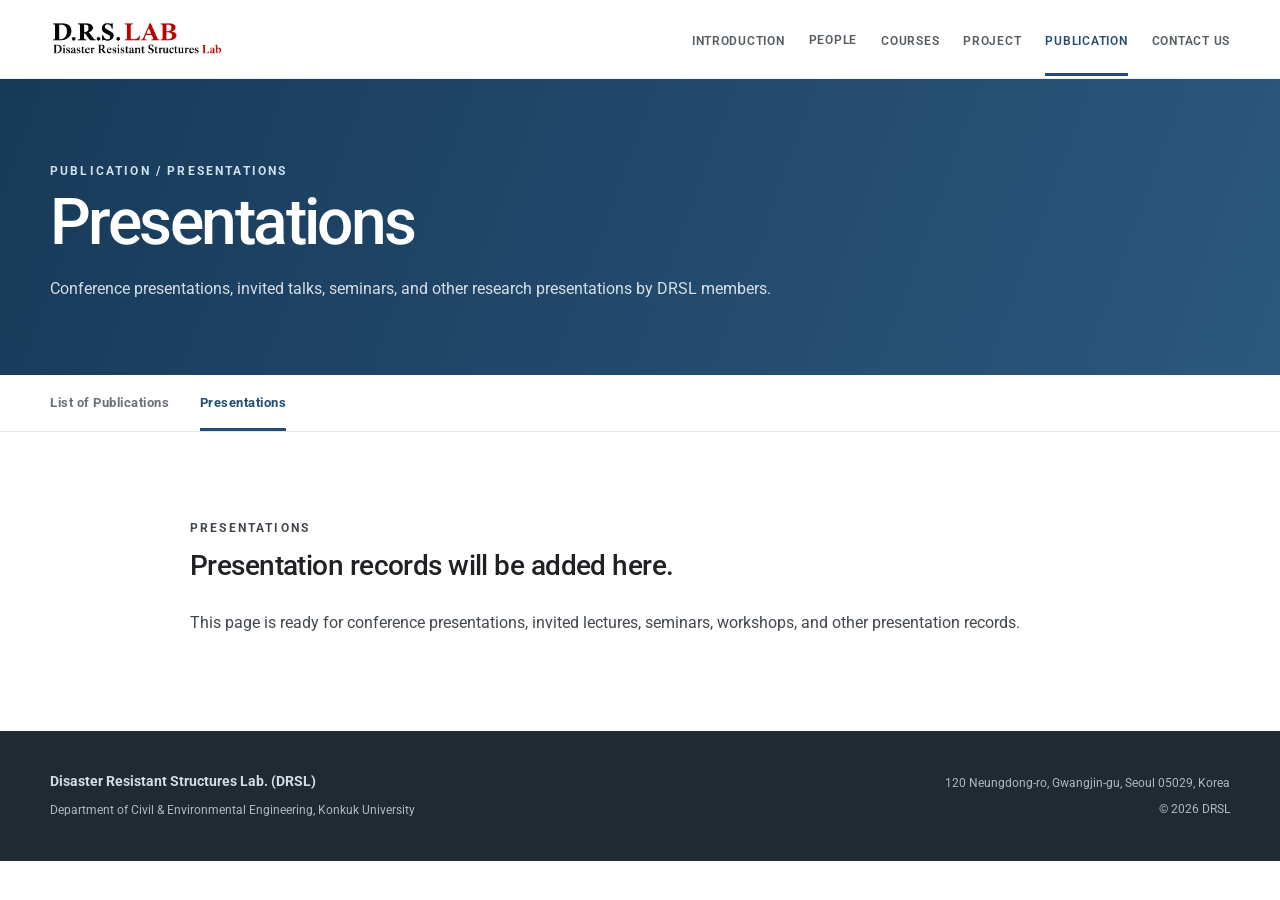
<file: presentations.html>
<!doctype html>
<html lang="en">
<head>
  <meta charset="utf-8">
  <meta name="viewport" content="width=device-width, initial-scale=1">
  <meta name="description" content="Disaster Resistant Structures Lab., Konkuk University">
  <title>Presentations | DRSL</title>
  <link rel="preconnect" href="https://fonts.googleapis.com">
  <link rel="preconnect" href="https://fonts.gstatic.com" crossorigin>
  <link href="https://fonts.googleapis.com/css2?family=Noto+Sans+KR:wght@400;500;600;700&family=Roboto:wght@400;500;700&display=swap" rel="stylesheet">
  <link rel="stylesheet" href="styles.css">
</head>
<body data-page="publication">

<header class="site-header">
  <div class="header-inner">
    <a class="brand logo-brand" href="index.html" aria-label="DRSL home">
      <img class="site-logo" src="assets/drsl-logo.png" alt="D.R.S. LAB — Disaster Resistant Structures Lab">
    </a>
    <button class="nav-toggle" type="button" aria-expanded="false" aria-label="Toggle navigation">
      <span></span><span></span><span></span>
    </button>
    <nav class="site-nav">
      <a href="index.html" data-page="introduction">INTRODUCTION</a>
      <div class="nav-group">
        <a href="people.html" data-page="people">PEOPLE</a>
        <div class="dropdown">
          <a href="professor.html">Professor</a>
          <a href="lab-members.html">Lab Members</a>
          <a href="alumni.html">Alumni</a>
        </div>
      </div>
      <a href="courses.html" data-page="courses">COURSES</a>
      <a href="project.html" data-page="project">PROJECT</a>
      <a href="publication.html" data-page="publication">PUBLICATION</a>
      <a href="contact.html" data-page="contact">CONTACT US</a>
    </nav>
  </div>
</header>


<main>
  <section class="subhero">
    <div class="container">
      <p class="eyebrow">PUBLICATION / PRESENTATIONS</p>
      <h1>Presentations</h1>
      <p class="subhero-intro">Conference presentations, invited talks, seminars, and other research presentations by DRSL members.</p>
    </div>
  </section>

<section class="publication-switcher">
  <div class="container">
    <a class="publication-tab" href="publication-list.html">List of Publications</a>
    <a class="publication-tab active" href="presentations.html">Presentations</a>
  </div>
</section>


  <section class="section">
    <div class="container content-narrow">
      <div class="presentation-toolbar">
        <a class="detail-link" href="publication-list.html">List of Publications</a>
        <span class="publication-tab-current">Presentations</span>
      </div>

      <div class="empty-state presentation-empty">
        <p class="section-label">PRESENTATIONS</p>
        <h2>Presentation records will be added here.</h2>
        <p>This page is ready for conference presentations, invited lectures, seminars, workshops, and other presentation records.</p>
      </div>
    </div>
  </section>
</main>


<footer class="site-footer">
  <div class="container footer-grid">
    <div>
      <strong>Disaster Resistant Structures Lab. (DRSL)</strong>
      <p>Department of Civil &amp; Environmental Engineering, Konkuk University</p>
    </div>
    <div class="footer-right">
      <p>120 Neungdong-ro, Gwangjin-gu, Seoul 05029, Korea</p>
      <p>© <span id="year"></span> DRSL</p>
    </div>
  </div>
</footer>

<script src="script.js"></script>
</body>
</html>
</file>
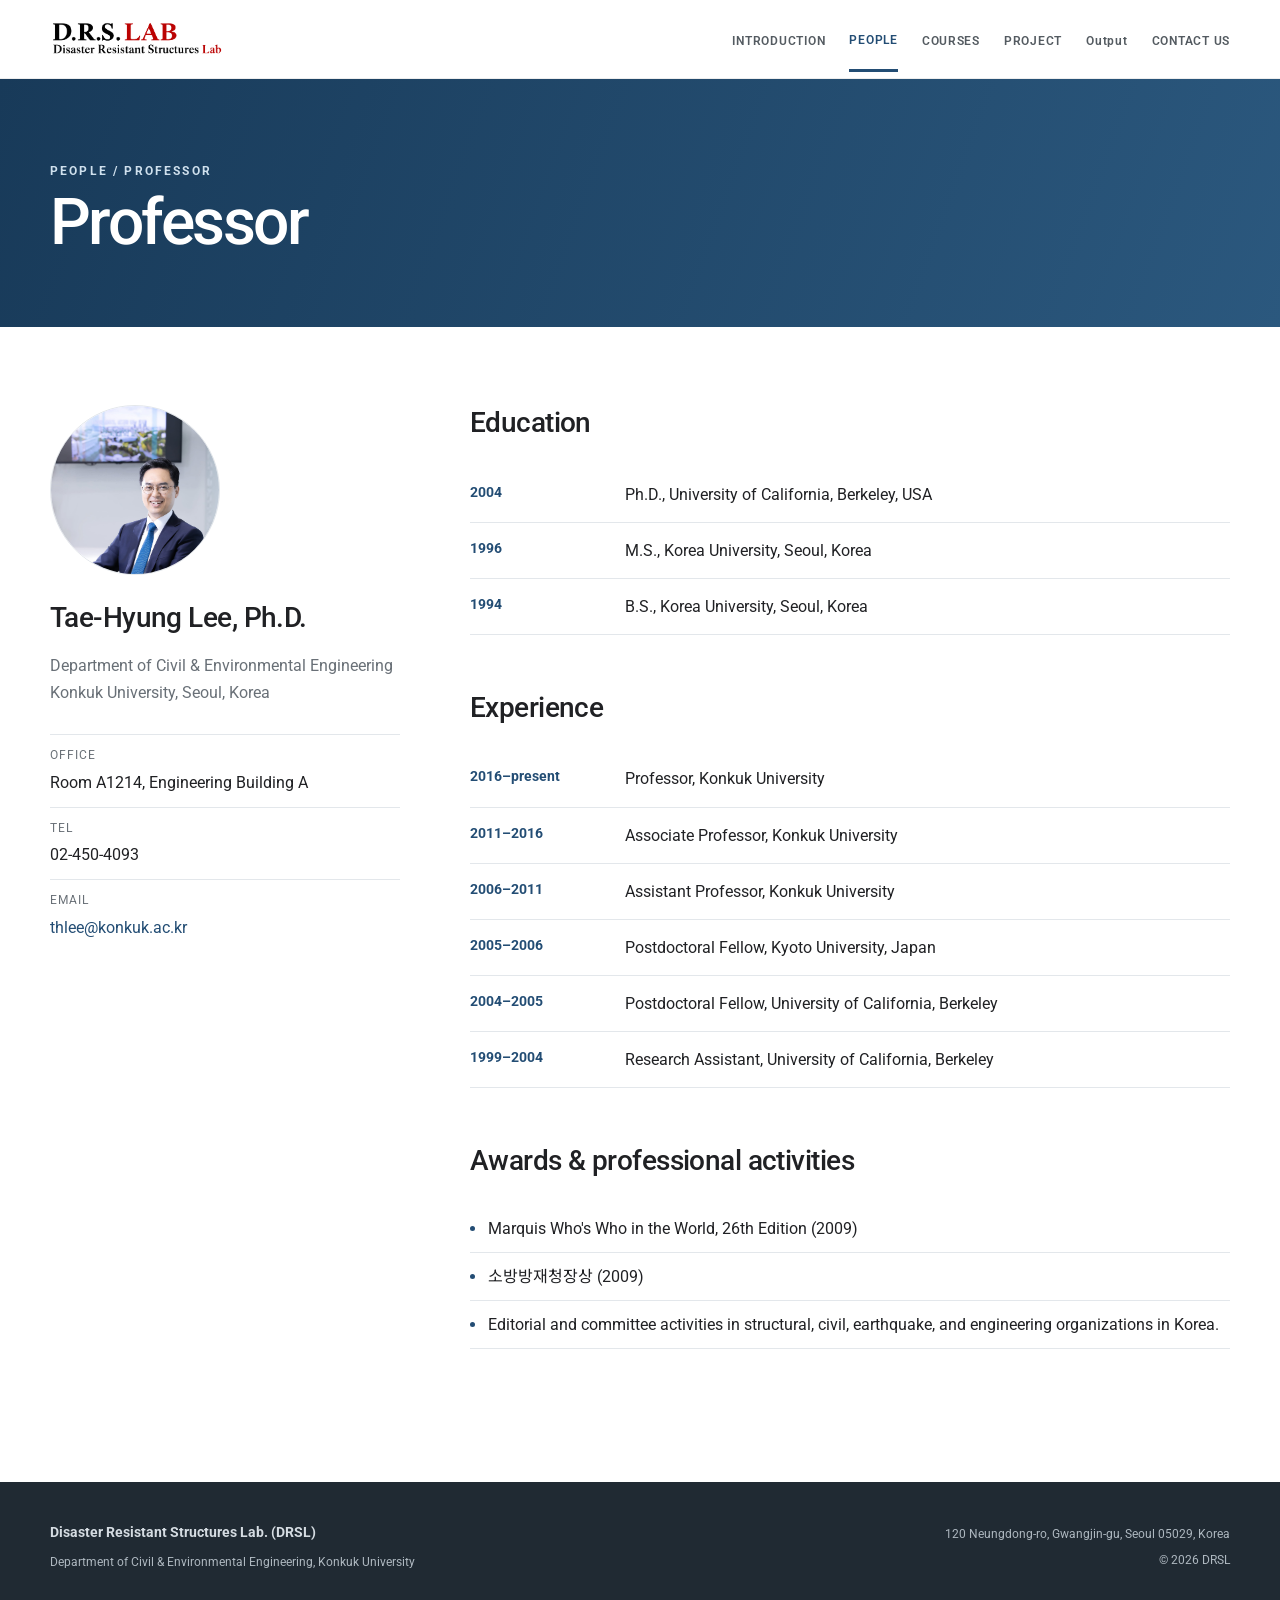
<file: professor.html>
<!doctype html>
<html lang="en">
<head>
  <meta charset="utf-8">
  <meta name="viewport" content="width=device-width, initial-scale=1">
  <meta name="description" content="Disaster Resistant Structures Lab., Konkuk University">
  <title>Professor | DRSL</title>
  <link rel="preconnect" href="https://fonts.googleapis.com">
  <link rel="preconnect" href="https://fonts.gstatic.com" crossorigin>
  <link href="https://fonts.googleapis.com/css2?family=Noto+Sans+KR:wght@400;500;600;700&family=Roboto:wght@400;500;700&display=swap" rel="stylesheet">
  <link rel="stylesheet" href="styles.css">
</head>
<body data-page="people">

<header class="site-header">
  <div class="header-inner">
    <a class="brand logo-brand" href="index.html" aria-label="DRSL home">
      <img class="site-logo" src="assets/drsl-logo.png" alt="D.R.S. LAB — Disaster Resistant Structures Lab">
    </a>
    <button class="nav-toggle" type="button" aria-expanded="false" aria-label="Toggle navigation">
      <span></span><span></span><span></span>
    </button>
    <nav class="site-nav">
      <a href="index.html" data-page="introduction">INTRODUCTION</a>
      <div class="nav-group">
        <a href="people.html" data-page="people">PEOPLE</a>
        <div class="dropdown">
          <a href="professor.html">Professor</a>
          <a href="lab-members.html">Lab Members</a>
          <a href="alumni.html">Alumni</a>
        </div>
      </div>
      <a href="courses.html" data-page="courses">COURSES</a>
      <a href="project.html" data-page="project">PROJECT</a>
      <a href="output.html" data-page="publication">Output</a>
      <a href="contact.html" data-page="contact">CONTACT US</a>
    </nav>
  </div>
</header>

<main>

<section class="subhero">
  <div class="container">
    <p class="eyebrow">PEOPLE / PROFESSOR</p>
    <h1>Professor</h1>
    
  </div>
</section>

<section class="section">
  <div class="container profile-layout">
    <aside class="profile-card">
      <img class="profile-photo xl" src="assets/professor.jpg" alt="Professor Tae-Hyung Lee">
      <h2>Tae-Hyung Lee, Ph.D.</h2>
      <p>Department of Civil &amp; Environmental Engineering<br>Konkuk University, Seoul, Korea</p>
      <dl class="contact-list">
        <div><dt>Office</dt><dd>Room A1214, Engineering Building A</dd></div>
        <div><dt>Tel</dt><dd>02-450-4093</dd></div>
        <div><dt>Email</dt><dd><a href="mailto:thlee@konkuk.ac.kr">thlee@konkuk.ac.kr</a></dd></div>
      </dl>
    </aside>

    <div class="profile-content">
      <section class="content-block">
        <h2>Education</h2>
        <ul class="timeline">
          <li><strong>2004</strong><span>Ph.D., University of California, Berkeley, USA</span></li>
          <li><strong>1996</strong><span>M.S., Korea University, Seoul, Korea</span></li>
          <li><strong>1994</strong><span>B.S., Korea University, Seoul, Korea</span></li>
        </ul>
      </section>
      <section class="content-block">
        <h2>Experience</h2>
        <ul class="timeline">
          <li><strong>2016–present</strong><span>Professor, Konkuk University</span></li>
          <li><strong>2011–2016</strong><span>Associate Professor, Konkuk University</span></li>
          <li><strong>2006–2011</strong><span>Assistant Professor, Konkuk University</span></li>
          <li><strong>2005–2006</strong><span>Postdoctoral Fellow, Kyoto University, Japan</span></li>
          <li><strong>2004–2005</strong><span>Postdoctoral Fellow, University of California, Berkeley</span></li>
          <li><strong>1999–2004</strong><span>Research Assistant, University of California, Berkeley</span></li>
        </ul>
      </section>
      <section class="content-block">
        <h2>Awards &amp; professional activities</h2>
        <ul class="clean-list">
          <li>Marquis Who's Who in the World, 26th Edition (2009)</li>
          <li>소방방재청장상 (2009)</li>
          <li>Editorial and committee activities in structural, civil, earthquake, and engineering organizations in Korea.</li>
        </ul>
      </section>
    </div>
  </div>
</section>

</main>

<footer class="site-footer">
  <div class="container footer-grid">
    <div>
      <strong>Disaster Resistant Structures Lab. (DRSL)</strong>
      <p>Department of Civil &amp; Environmental Engineering, Konkuk University</p>
    </div>
    <div class="footer-right">
      <p>120 Neungdong-ro, Gwangjin-gu, Seoul 05029, Korea</p>
      <p>© <span id="year"></span> DRSL</p>
    </div>
  </div>
</footer>

<script src="script.js"></script>
</body>
</html>
</file>
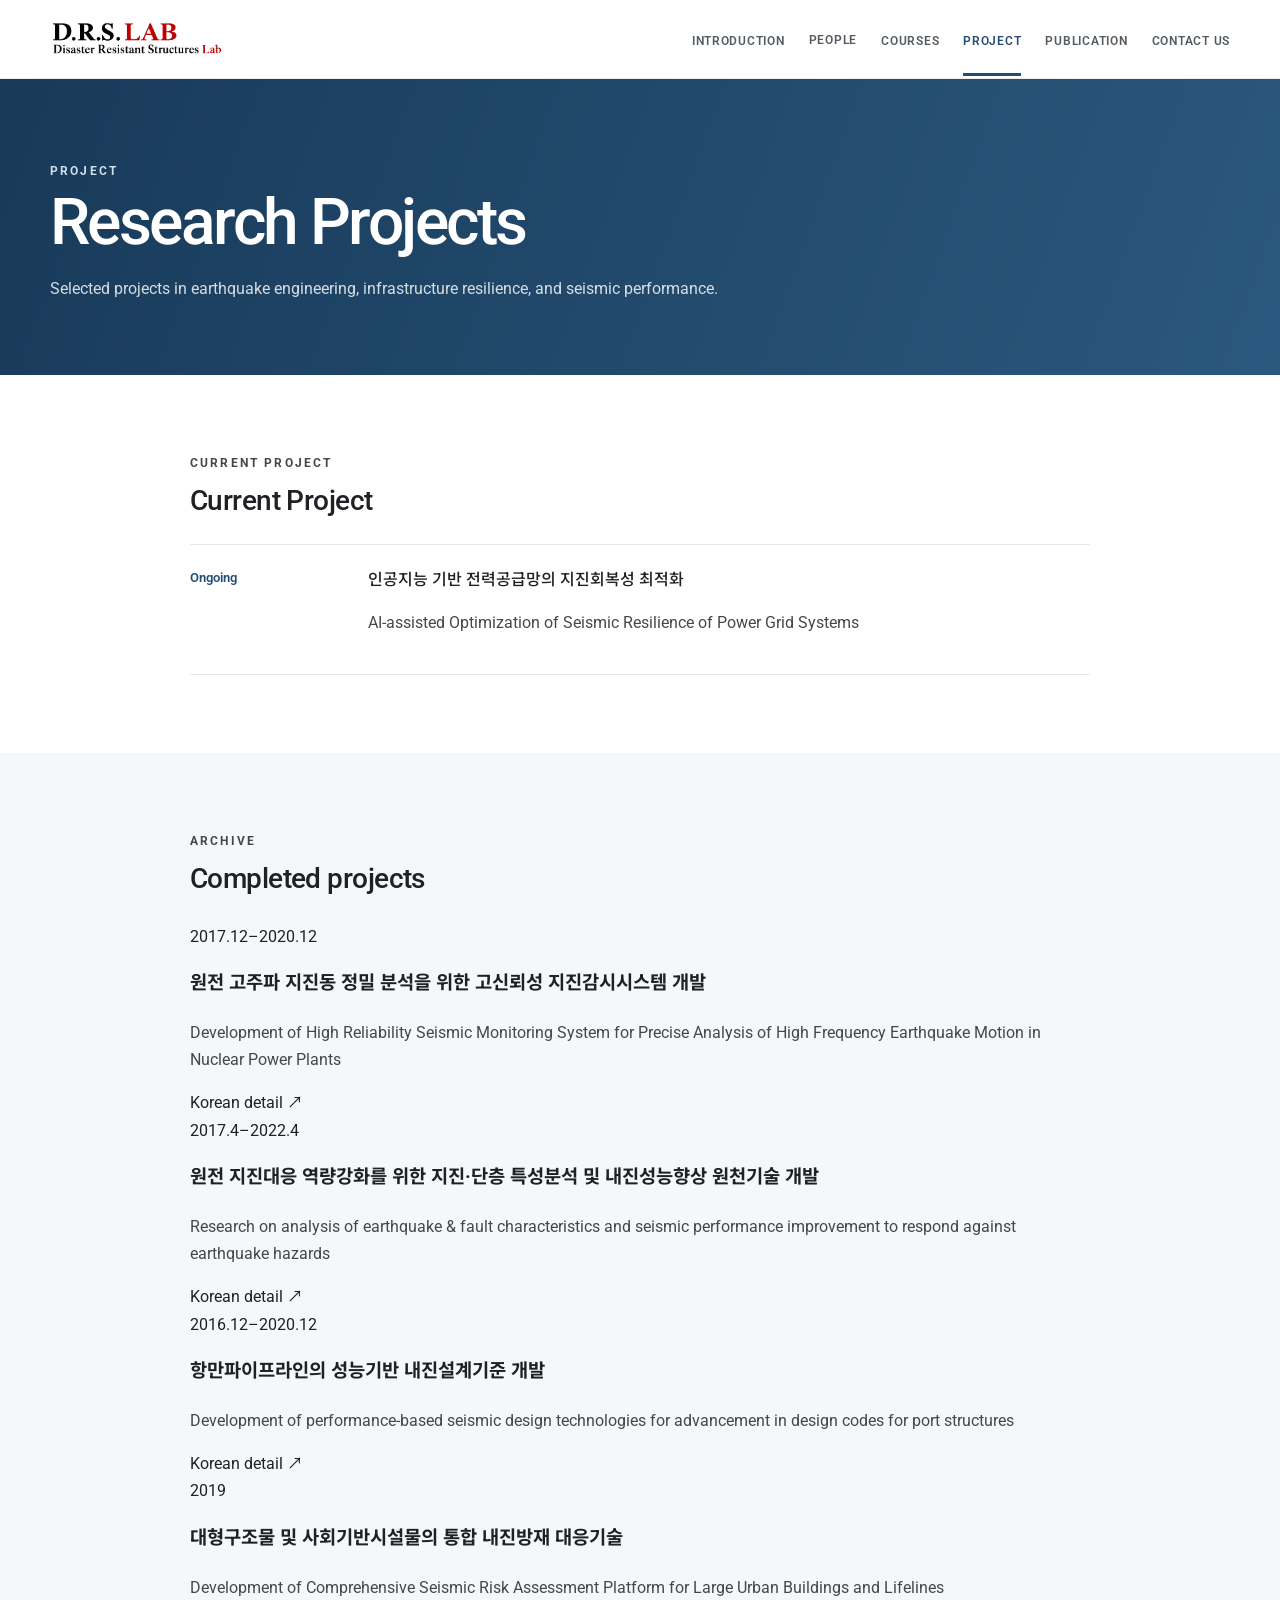
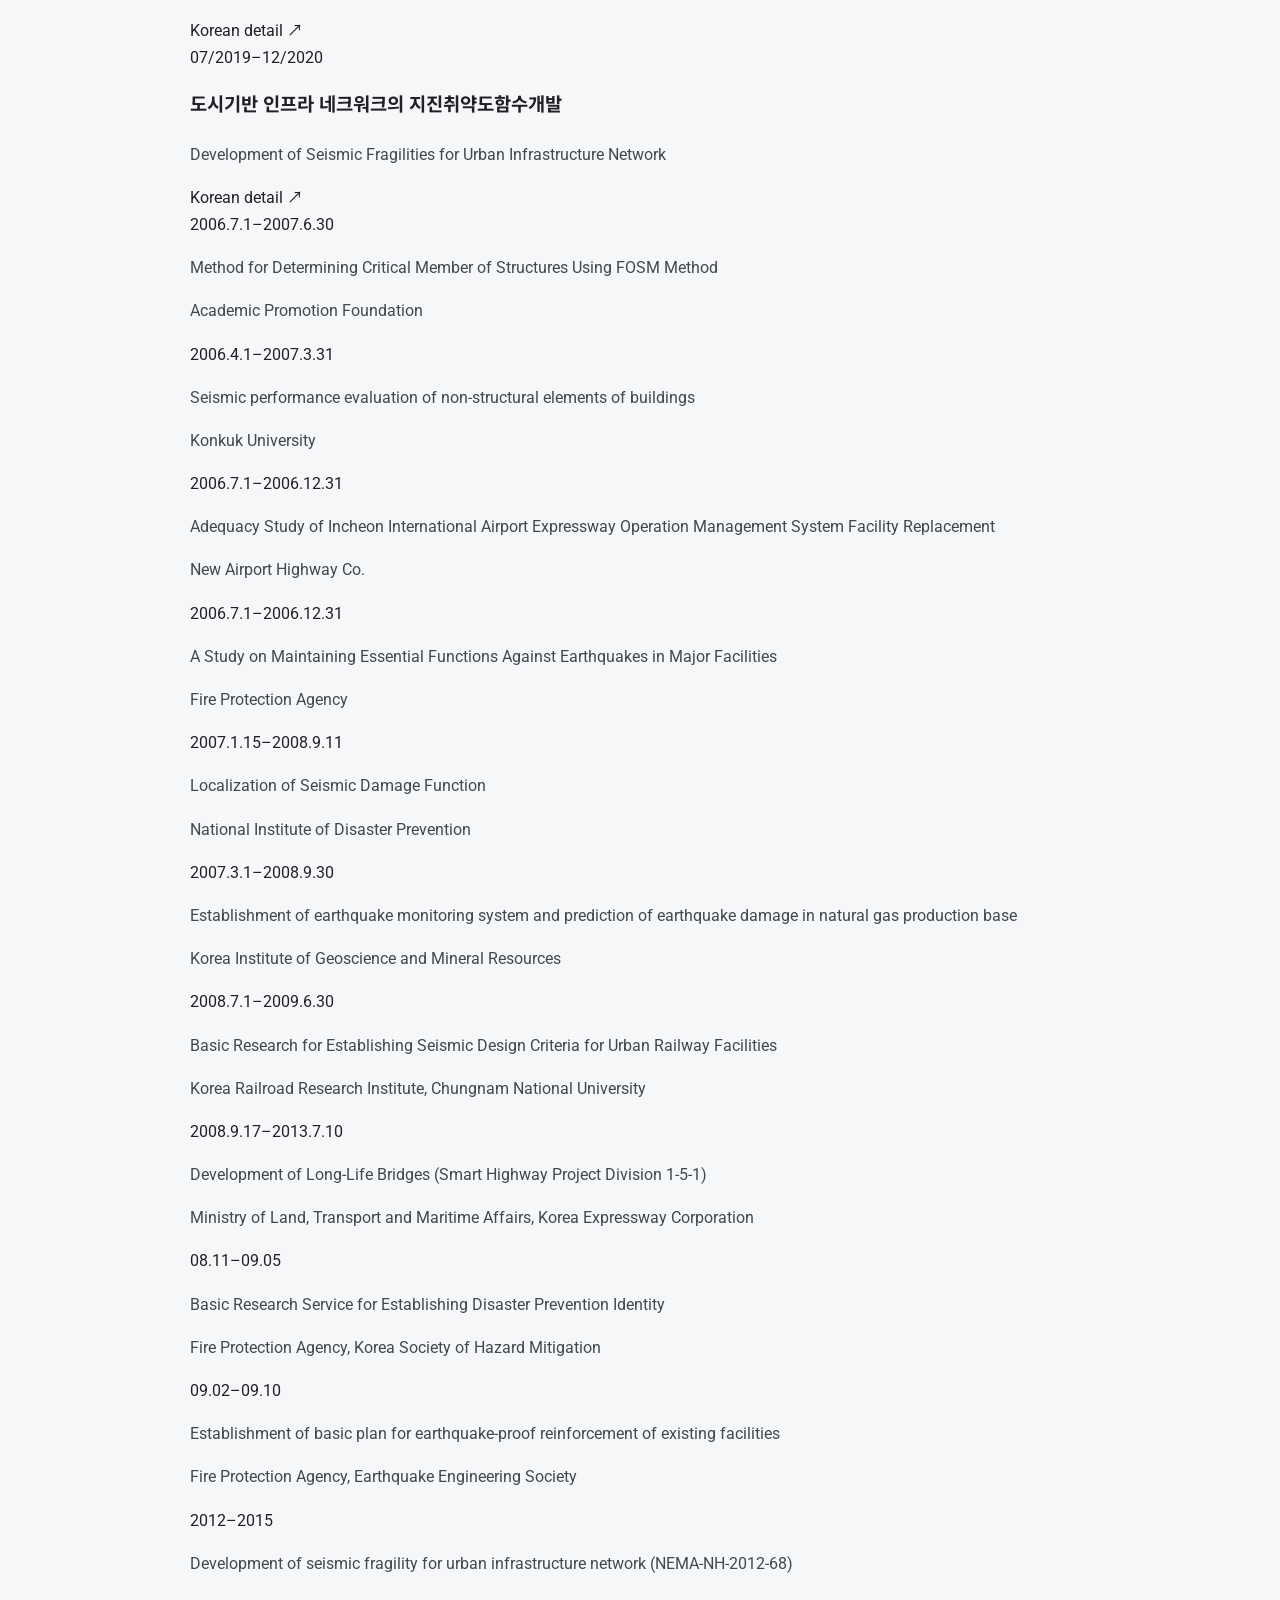
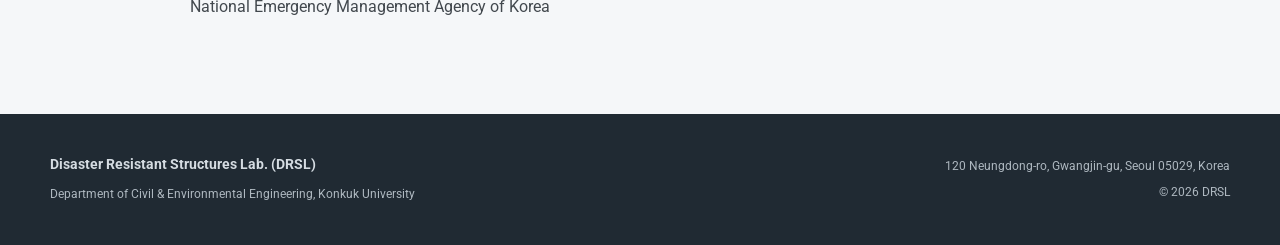
<file: project.html>
<!doctype html>
<html lang="en">
<head>
  <meta charset="utf-8">
  <meta name="viewport" content="width=device-width, initial-scale=1">
  <meta name="description" content="Disaster Resistant Structures Lab., Konkuk University">
  <title>Project | DRSL</title>
  <link rel="preconnect" href="https://fonts.googleapis.com">
  <link rel="preconnect" href="https://fonts.gstatic.com" crossorigin>
  <link href="https://fonts.googleapis.com/css2?family=Noto+Sans+KR:wght@400;500;600;700&family=Roboto:wght@400;500;700&display=swap" rel="stylesheet">
  <link rel="stylesheet" href="styles.css">
</head>
<body data-page="project">

<header class="site-header">
  <div class="header-inner">
    <a class="brand logo-brand" href="index.html" aria-label="DRSL home">
      <img class="site-logo" src="assets/drsl-logo.png" alt="D.R.S. LAB — Disaster Resistant Structures Lab">
    </a>
    <button class="nav-toggle" type="button" aria-expanded="false" aria-label="Toggle navigation">
      <span></span><span></span><span></span>
    </button>
    <nav class="site-nav">
      <a href="index.html" data-page="introduction">INTRODUCTION</a>
      <div class="nav-group">
        <a href="people.html" data-page="people">PEOPLE</a>
        <div class="dropdown">
          <a href="professor.html">Professor</a>
          <a href="lab-members.html">Lab Members</a>
          <a href="alumni.html">Alumni</a>
        </div>
      </div>
      <a href="courses.html" data-page="courses">COURSES</a>
      <a href="project.html" data-page="project">PROJECT</a>
      <a href="publication.html" data-page="publication">PUBLICATION</a>
      <a href="contact.html" data-page="contact">CONTACT US</a>
    </nav>
  </div>
</header>

<main>

<section class="subhero">
  <div class="container">
    <p class="eyebrow">PROJECT</p>
    <h1>Research Projects</h1>
    <p class="subhero-intro">Selected projects in earthquake engineering, infrastructure resilience, and seismic performance.</p>
  </div>
</section>

<section class="section">
  <div class="container content-narrow">
    <p class="section-label">CURRENT PROJECT</p>
    <h2>Current Project</h2>
    <div class="project-list">
      <article>
        <span>Ongoing</span>
        <div>
          <h3 lang="ko">인공지능 기반 전력공급망의 지진회복성 최적화</h3>
          <p class="project-en">AI-assisted Optimization of Seismic Resilience of Power Grid Systems</p>
        </div>
      </article>
    </div>
  </div>
</section>
<section class="section soft">
  <div class="container content-narrow">
    <p class="section-label">ARCHIVE</p>
    <h2>Completed projects</h2>
    <div class="completed-project-list">
      
<article class="completed-project">
  <div class="project-date">2017.12–2020.12</div>
  <div class="project-copy">
    <h3 lang="ko">원전 고주파 지진동 정밀 분석을 위한 고신뢰성 지진감시시스템 개발</h3>
    <p class="project-en">Development of High Reliability Seismic Monitoring System for Precise Analysis of High Frequency Earthquake Motion in Nuclear Power Plants</p>
    
    <a class="detail-link" href="https://sites.google.com/view/drsl-konkuk/project/npp-high-frequency" target="_blank" rel="noopener">Korean detail ↗</a>
  </div>
</article>
<article class="completed-project">
  <div class="project-date">2017.4–2022.4</div>
  <div class="project-copy">
    <h3 lang="ko">원전 지진대응 역량강화를 위한 지진·단층 특성분석 및 내진성능향상 원천기술 개발</h3>
    <p class="project-en">Research on analysis of earthquake & fault characteristics and seismic performance improvement to respond against earthquake hazards</p>
    
    <a class="detail-link" href="https://sites.google.com/view/drsl-konkuk/project/npp-seismic-performance" target="_blank" rel="noopener">Korean detail ↗</a>
  </div>
</article>
<article class="completed-project">
  <div class="project-date">2016.12–2020.12</div>
  <div class="project-copy">
    <h3 lang="ko">항만파이프라인의 성능기반 내진설계기준 개발</h3>
    <p class="project-en">Development of performance-based seismic design technologies for advancement in design codes for port structures</p>
    
    <a class="detail-link" href="https://sites.google.com/view/drsl-konkuk/project/port-pipe-lines" target="_blank" rel="noopener">Korean detail ↗</a>
  </div>
</article>
<article class="completed-project">
  <div class="project-date">2019</div>
  <div class="project-copy">
    <h3 lang="ko">대형구조물 및 사회기반시설물의 통합 내진방재 대응기술</h3>
    <p class="project-en">Development of Comprehensive Seismic Risk Assessment Platform for Large Urban Buildings and Lifelines</p>
    
    <a class="detail-link" href="https://sites.google.com/view/drsl-konkuk/project/large-urban-building" target="_blank" rel="noopener">Korean detail ↗</a>
  </div>
</article>
<article class="completed-project">
  <div class="project-date">07/2019–12/2020</div>
  <div class="project-copy">
    <h3 lang="ko">도시기반 인프라 네크워크의 지진취약도함수개발</h3>
    <p class="project-en">Development of Seismic Fragilities for Urban Infrastructure Network</p>
    
    <a class="detail-link" href="https://sites.google.com/view/drsl-konkuk/project/urban-infrastructure-network" target="_blank" rel="noopener">Korean detail ↗</a>
  </div>
</article>
<article class="completed-project">
  <div class="project-date">2006.7.1–2007.6.30</div>
  <div class="project-copy">
    
    <p class="project-en">Method for Determining Critical Member of Structures Using FOSM Method</p>
    <p class="project-agency">Academic Promotion Foundation</p>
    
  </div>
</article>
<article class="completed-project">
  <div class="project-date">2006.4.1–2007.3.31</div>
  <div class="project-copy">
    
    <p class="project-en">Seismic performance evaluation of non-structural elements of buildings</p>
    <p class="project-agency">Konkuk University</p>
    
  </div>
</article>
<article class="completed-project">
  <div class="project-date">2006.7.1–2006.12.31</div>
  <div class="project-copy">
    
    <p class="project-en">Adequacy Study of Incheon International Airport Expressway Operation Management System Facility Replacement</p>
    <p class="project-agency">New Airport Highway Co.</p>
    
  </div>
</article>
<article class="completed-project">
  <div class="project-date">2006.7.1–2006.12.31</div>
  <div class="project-copy">
    
    <p class="project-en">A Study on Maintaining Essential Functions Against Earthquakes in Major Facilities</p>
    <p class="project-agency">Fire Protection Agency</p>
    
  </div>
</article>
<article class="completed-project">
  <div class="project-date">2007.1.15–2008.9.11</div>
  <div class="project-copy">
    
    <p class="project-en">Localization of Seismic Damage Function</p>
    <p class="project-agency">National Institute of Disaster Prevention</p>
    
  </div>
</article>
<article class="completed-project">
  <div class="project-date">2007.3.1–2008.9.30</div>
  <div class="project-copy">
    
    <p class="project-en">Establishment of earthquake monitoring system and prediction of earthquake damage in natural gas production base</p>
    <p class="project-agency">Korea Institute of Geoscience and Mineral Resources</p>
    
  </div>
</article>
<article class="completed-project">
  <div class="project-date">2008.7.1–2009.6.30</div>
  <div class="project-copy">
    
    <p class="project-en">Basic Research for Establishing Seismic Design Criteria for Urban Railway Facilities</p>
    <p class="project-agency">Korea Railroad Research Institute, Chungnam National University</p>
    
  </div>
</article>
<article class="completed-project">
  <div class="project-date">2008.9.17–2013.7.10</div>
  <div class="project-copy">
    
    <p class="project-en">Development of Long-Life Bridges (Smart Highway Project Division 1-5-1)</p>
    <p class="project-agency">Ministry of Land, Transport and Maritime Affairs, Korea Expressway Corporation</p>
    
  </div>
</article>
<article class="completed-project">
  <div class="project-date">08.11–09.05</div>
  <div class="project-copy">
    
    <p class="project-en">Basic Research Service for Establishing Disaster Prevention Identity</p>
    <p class="project-agency">Fire Protection Agency, Korea Society of Hazard Mitigation</p>
    
  </div>
</article>
<article class="completed-project">
  <div class="project-date">09.02–09.10</div>
  <div class="project-copy">
    
    <p class="project-en">Establishment of basic plan for earthquake-proof reinforcement of existing facilities</p>
    <p class="project-agency">Fire Protection Agency, Earthquake Engineering Society</p>
    
  </div>
</article>
<article class="completed-project">
  <div class="project-date">2012–2015</div>
  <div class="project-copy">
    
    <p class="project-en">Development of seismic fragility for urban infrastructure network (NEMA-NH-2012-68)</p>
    <p class="project-agency">National Emergency Management Agency of Korea</p>
    
  </div>
</article>
    </div>
  </div>
</section>

</main>

<footer class="site-footer">
  <div class="container footer-grid">
    <div>
      <strong>Disaster Resistant Structures Lab. (DRSL)</strong>
      <p>Department of Civil &amp; Environmental Engineering, Konkuk University</p>
    </div>
    <div class="footer-right">
      <p>120 Neungdong-ro, Gwangjin-gu, Seoul 05029, Korea</p>
      <p>© <span id="year"></span> DRSL</p>
    </div>
  </div>
</footer>

<script src="script.js"></script>
</body>
</html>
</file>
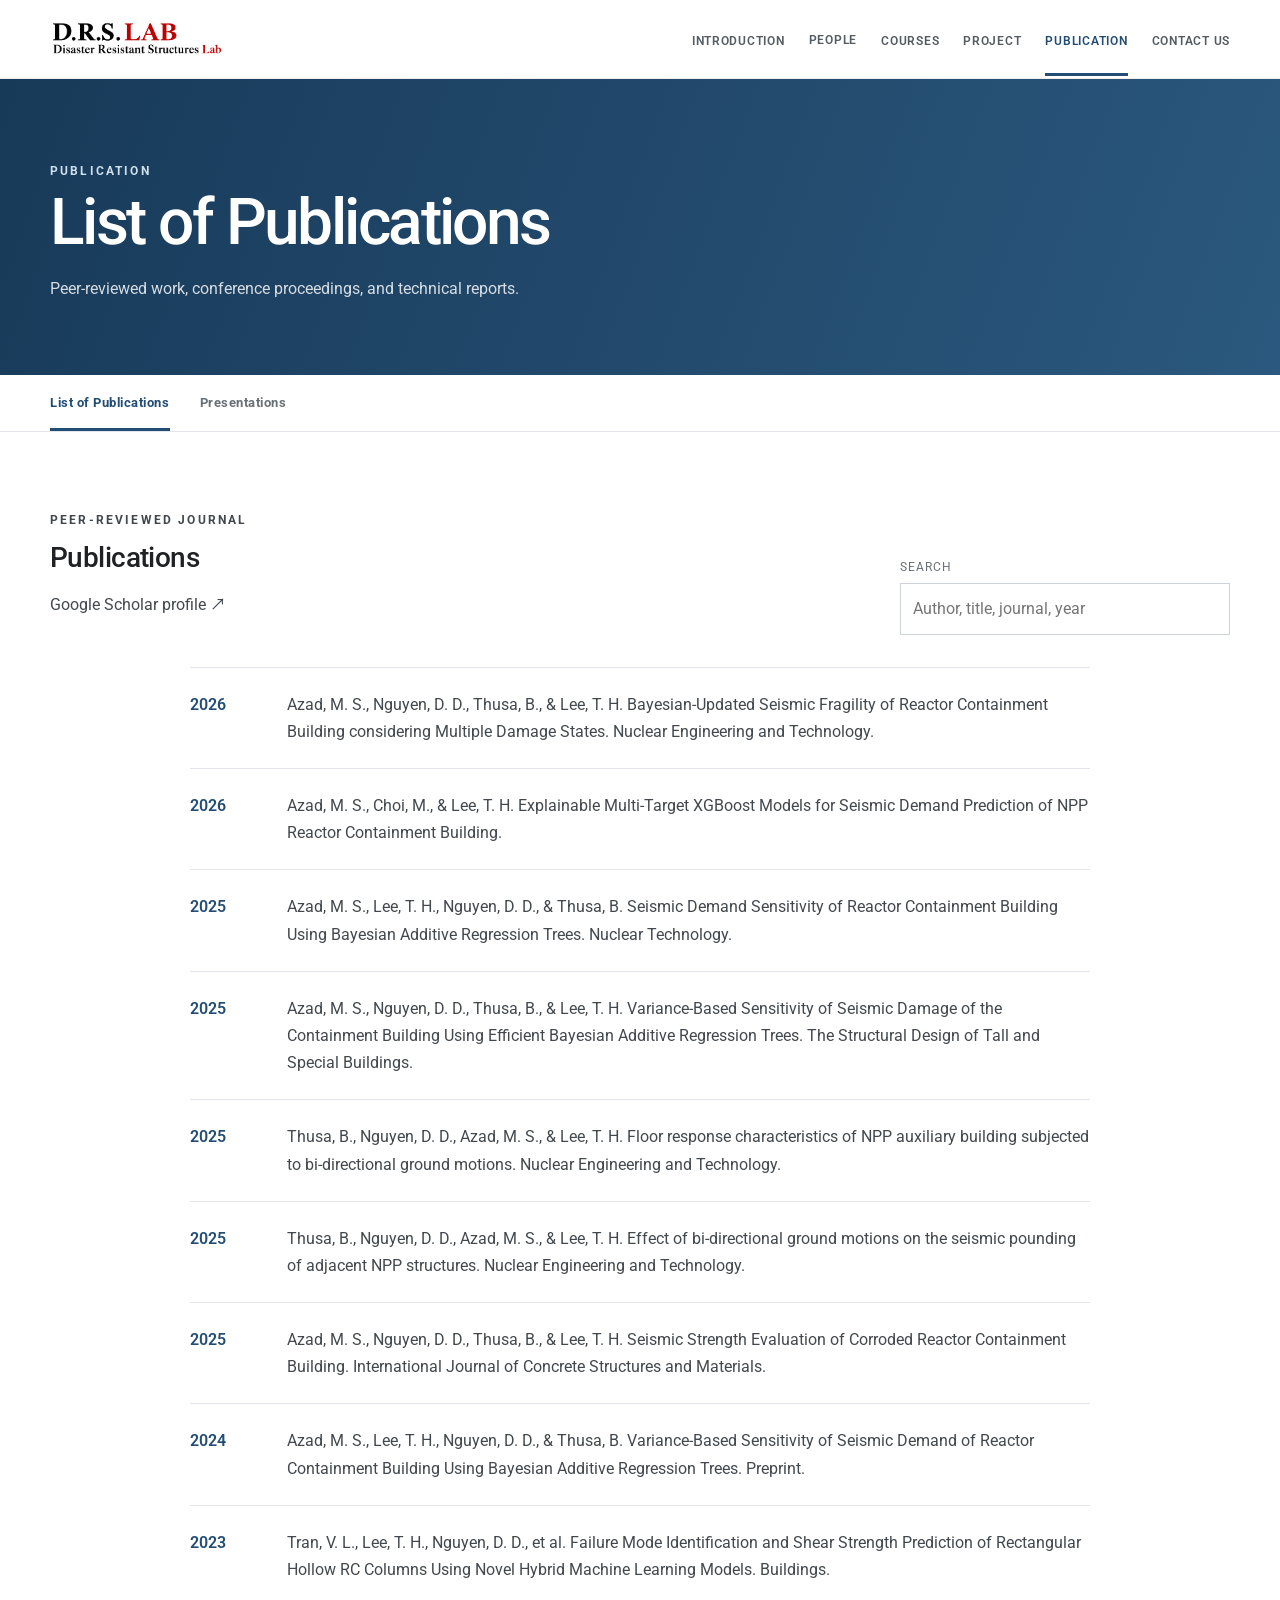
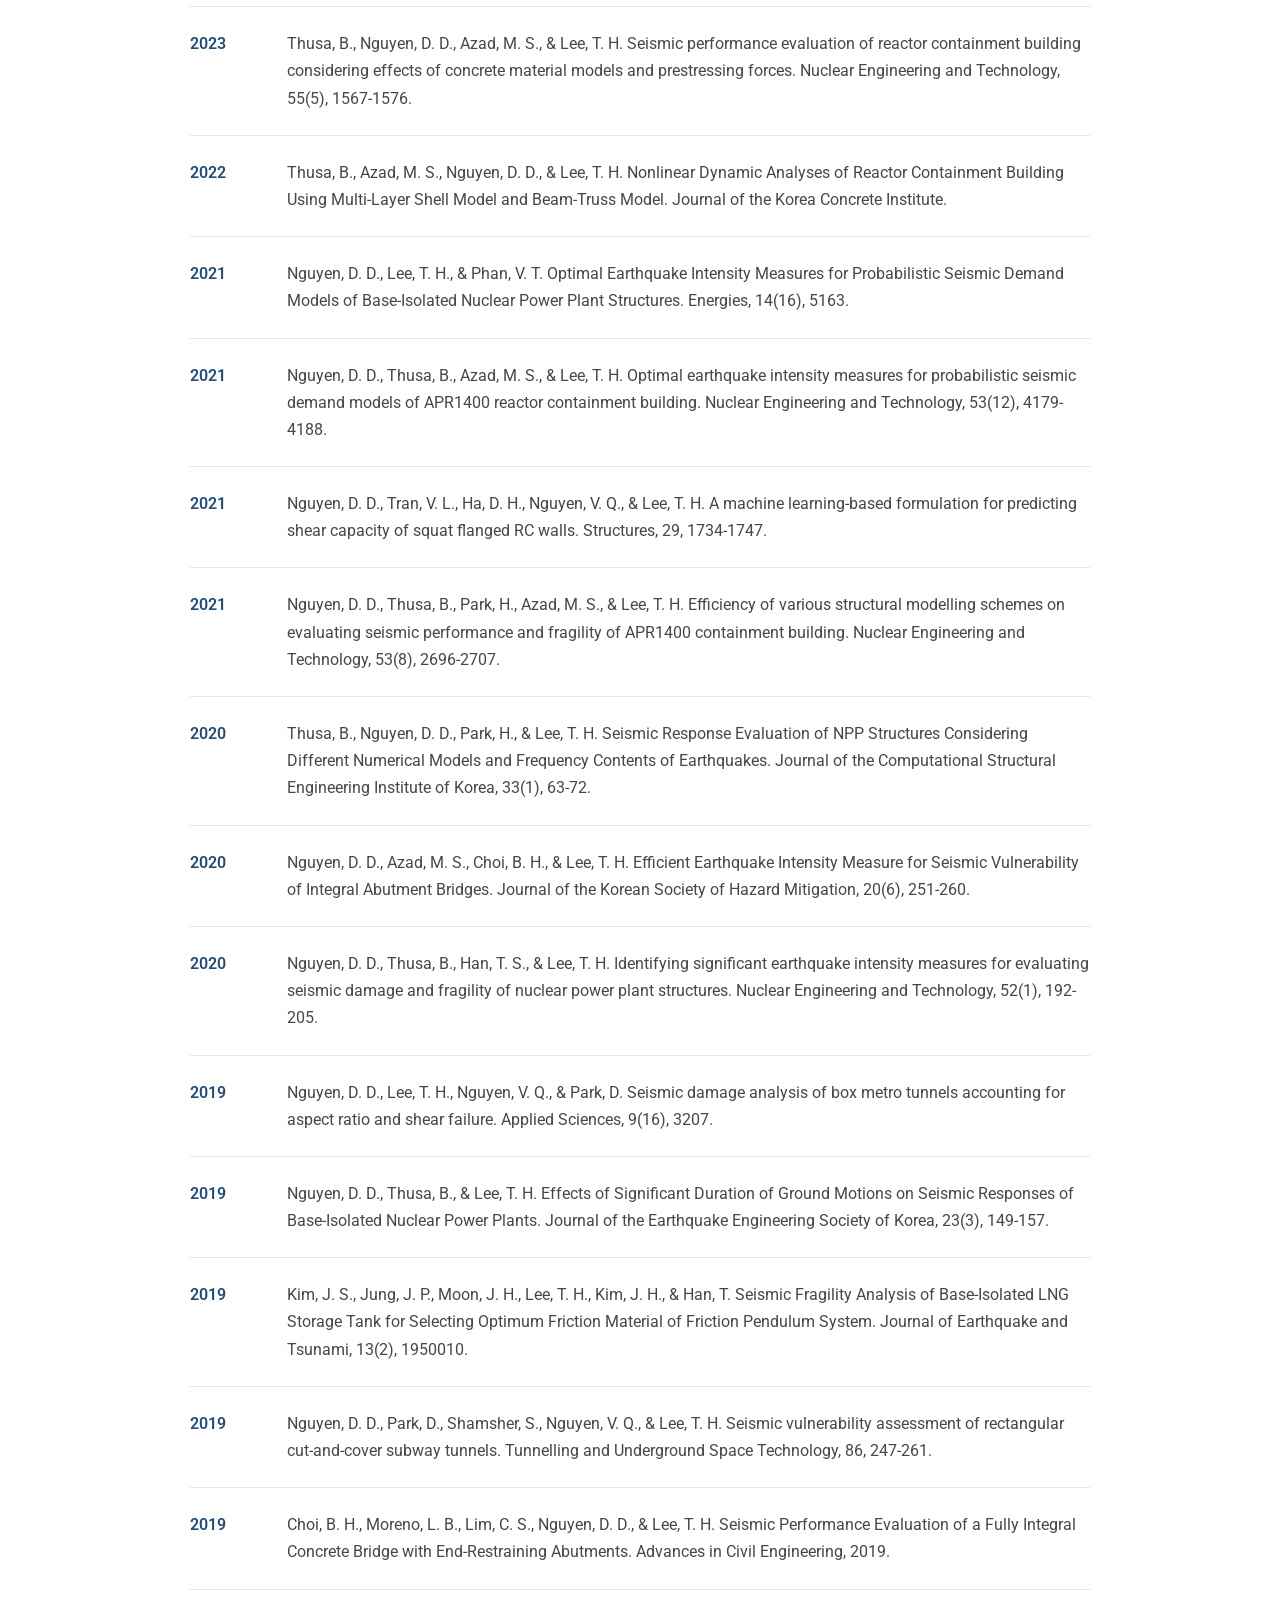
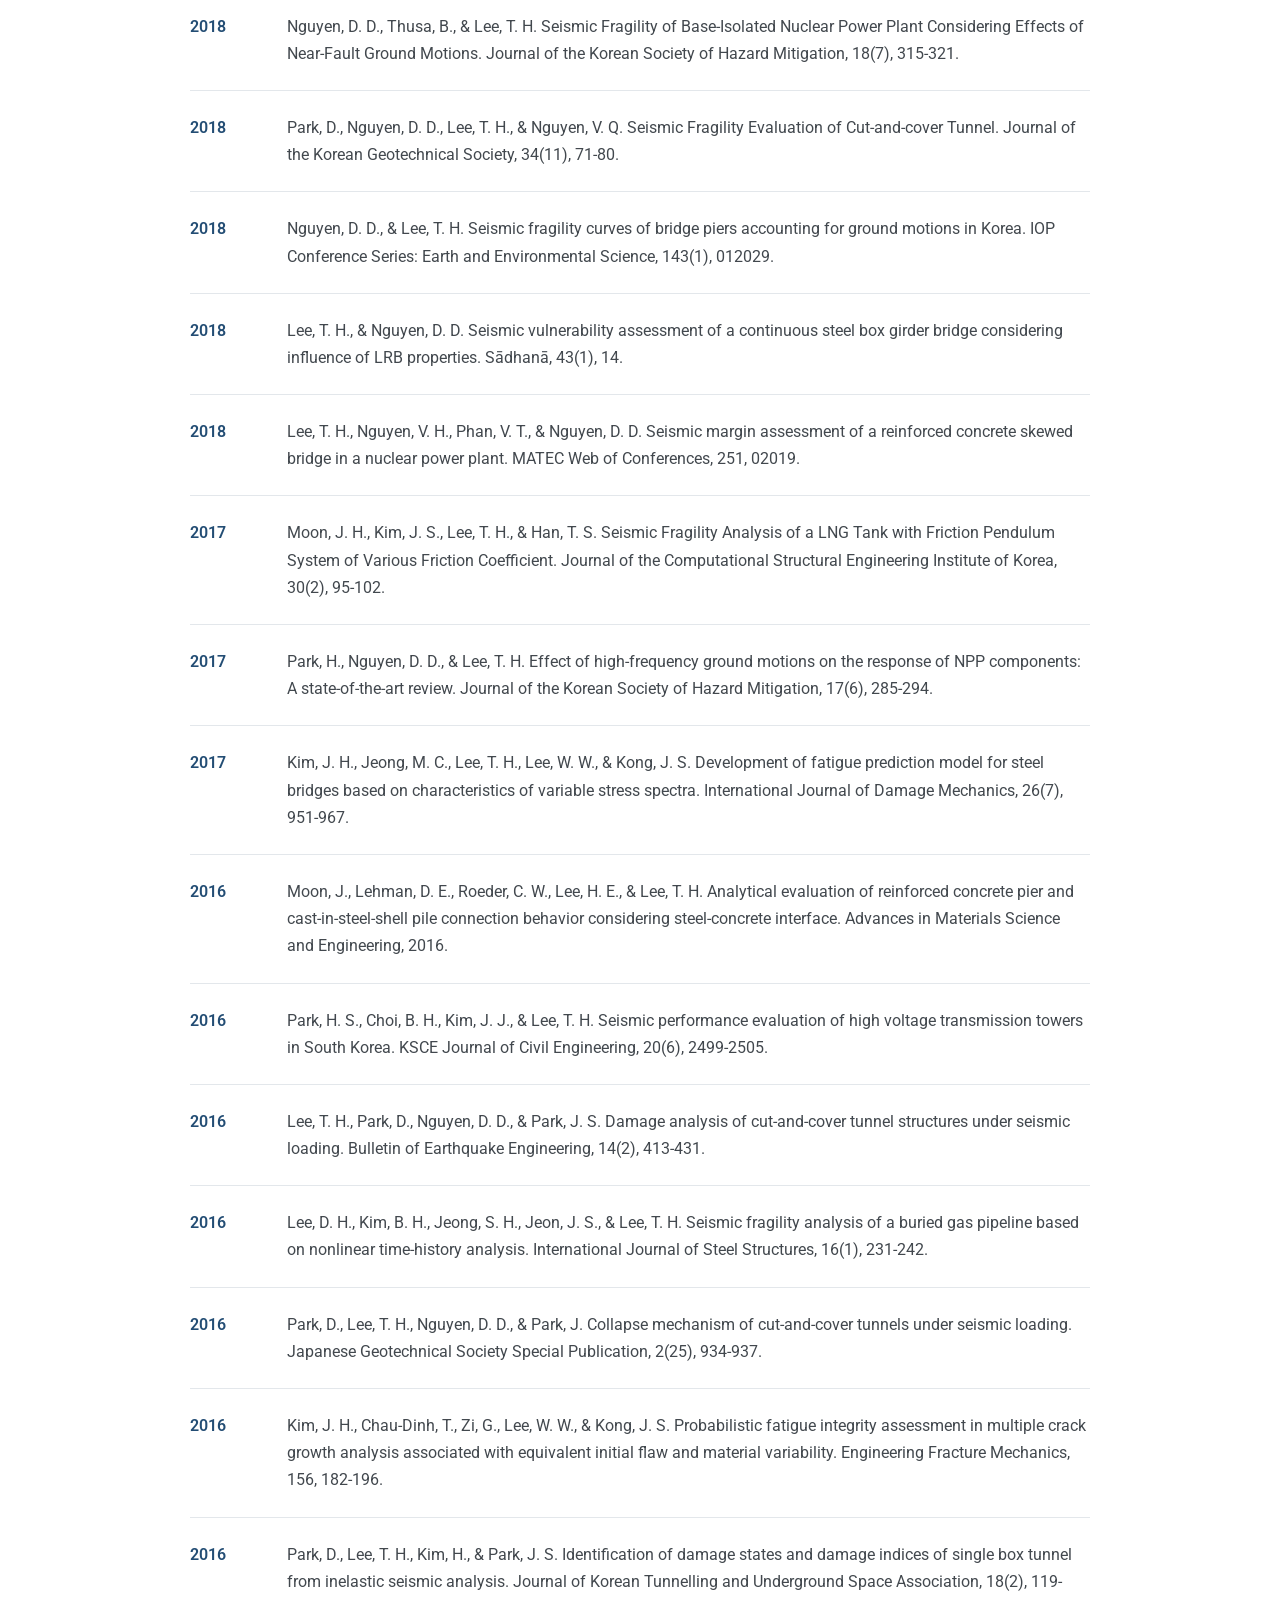
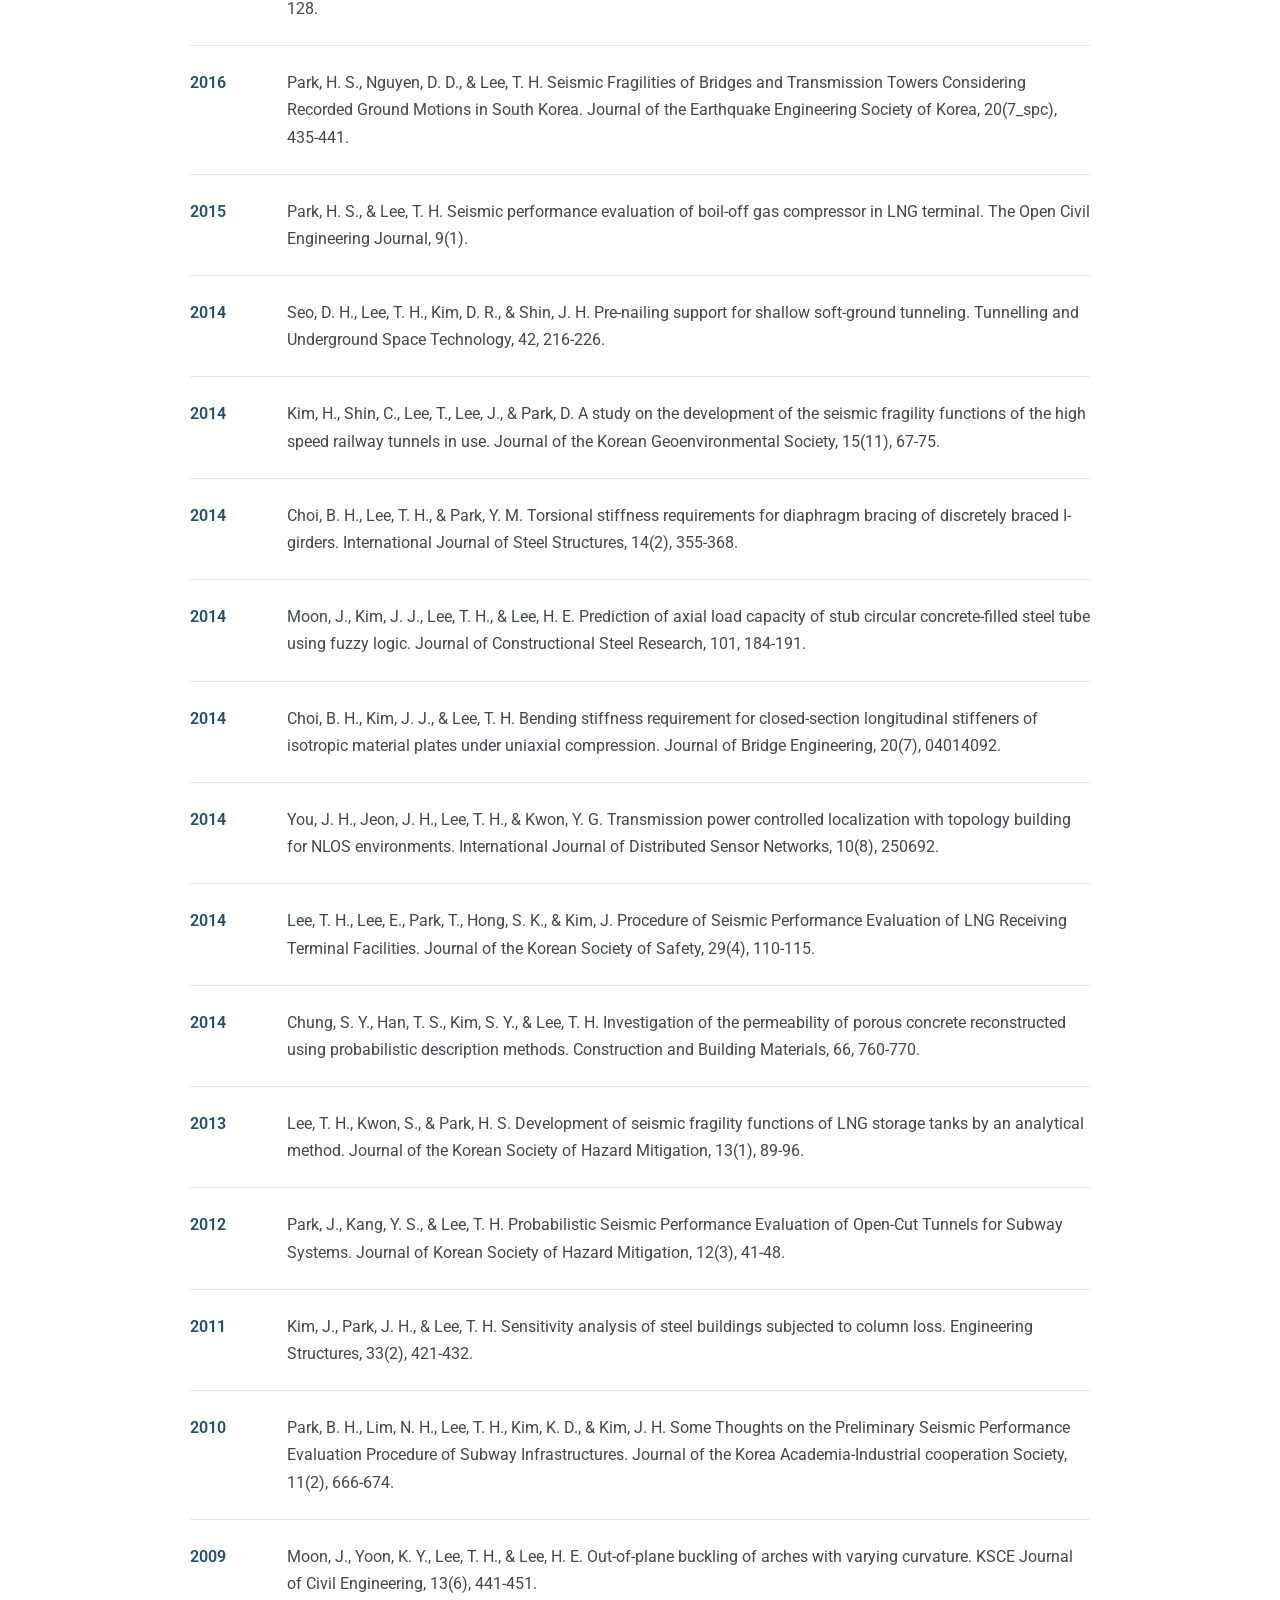
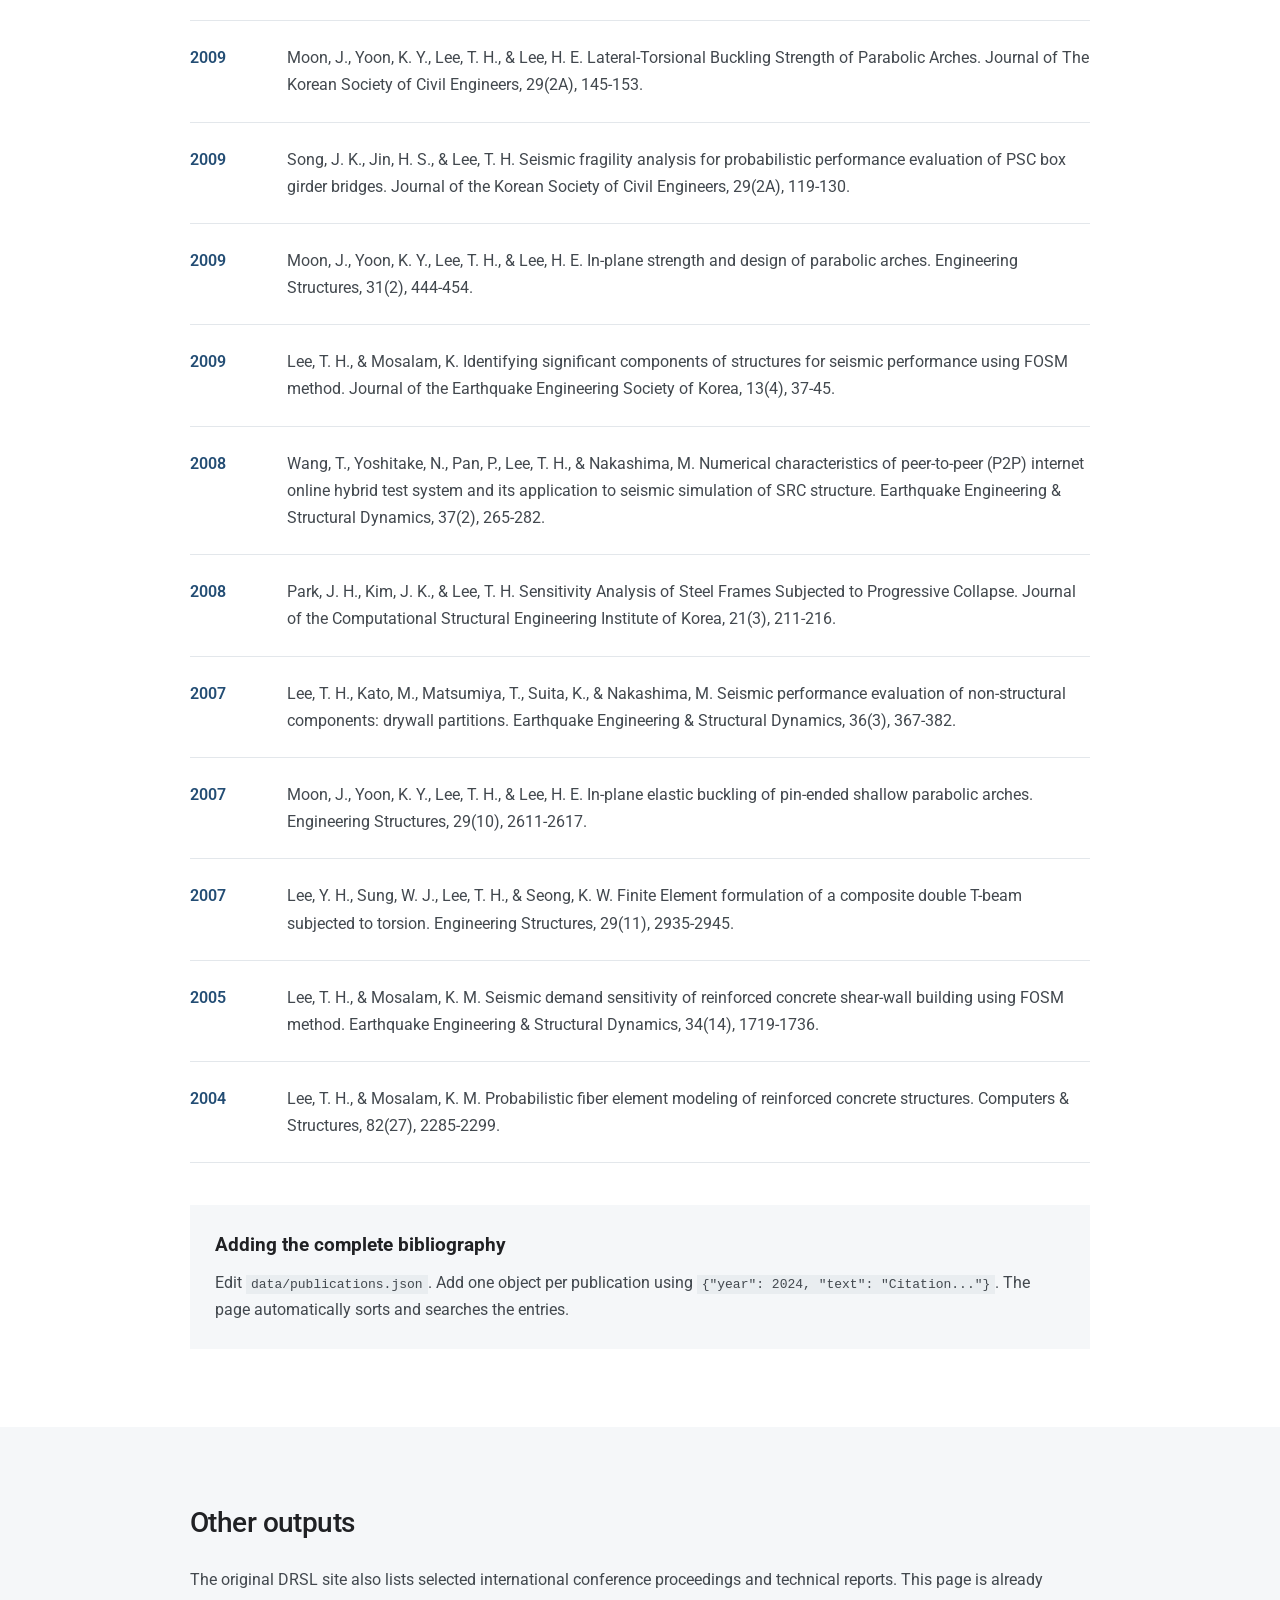
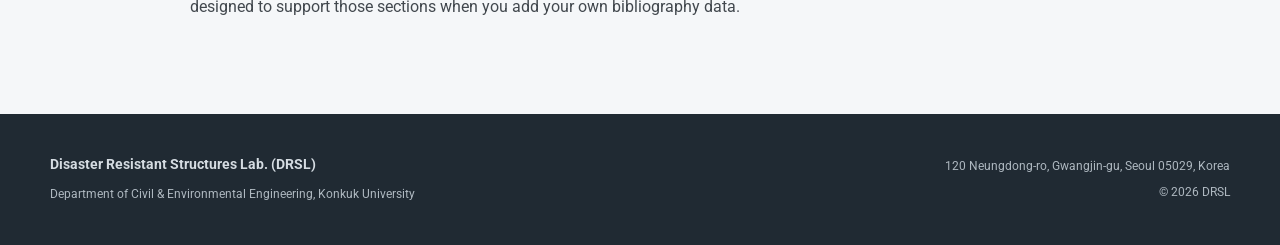
<file: publication-list.html>
<!doctype html>
<html lang="en">
<head>
  <meta charset="utf-8">
  <meta name="viewport" content="width=device-width, initial-scale=1">
  <meta name="description" content="Disaster Resistant Structures Lab., Konkuk University">
  <title>List of Publications | DRSL</title>
  <link rel="preconnect" href="https://fonts.googleapis.com">
  <link rel="preconnect" href="https://fonts.gstatic.com" crossorigin>
  <link href="https://fonts.googleapis.com/css2?family=Noto+Sans+KR:wght@400;500;600;700&family=Roboto:wght@400;500;700&display=swap" rel="stylesheet">
  <link rel="stylesheet" href="styles.css">
</head>
<body data-page="publication">

<header class="site-header">
  <div class="header-inner">
    <a class="brand logo-brand" href="index.html" aria-label="DRSL home">
      <img class="site-logo" src="assets/drsl-logo.png" alt="D.R.S. LAB — Disaster Resistant Structures Lab">
    </a>
    <button class="nav-toggle" type="button" aria-expanded="false" aria-label="Toggle navigation">
      <span></span><span></span><span></span>
    </button>
    <nav class="site-nav">
      <a href="index.html" data-page="introduction">INTRODUCTION</a>
      <div class="nav-group">
        <a href="people.html" data-page="people">PEOPLE</a>
        <div class="dropdown">
          <a href="professor.html">Professor</a>
          <a href="lab-members.html">Lab Members</a>
          <a href="alumni.html">Alumni</a>
        </div>
      </div>
      <a href="courses.html" data-page="courses">COURSES</a>
      <a href="project.html" data-page="project">PROJECT</a>
      <a href="publication.html" data-page="publication">PUBLICATION</a>
      <a href="contact.html" data-page="contact">CONTACT US</a>
    </nav>
  </div>
</header>

<main>

<section class="subhero">
  <div class="container">
    <p class="eyebrow">PUBLICATION</p>
    <h1>List of Publications</h1>
    <p class="subhero-intro">Peer-reviewed work, conference proceedings, and technical reports.</p>
  </div>
</section>

<section class="publication-switcher">
  <div class="container">
    <a class="publication-tab active" href="publication-list.html">List of Publications</a>
    <a class="publication-tab" href="presentations.html">Presentations</a>
  </div>
</section>


<section class="section">
  <div class="container pub-toolbar">
    <div>
      <p class="section-label">PEER-REVIEWED JOURNAL</p>
      <h2>Publications</h2>
      <p><a class="detail-link" href="https://scholar.google.com/citations?hl=en&user=6xsemlQAAAAJ&view_op=list_works&sortby=pubdate" target="_blank" rel="noopener">Google Scholar profile ↗</a></p>
    </div>
    <label class="search-box">
      <span>Search</span>
      <input id="publication-search" type="search" placeholder="Author, title, journal, year">
    </label>
  </div>
  <div class="container content-narrow">
    <div id="publication-list" class="publication-list" aria-live="polite"></div>
    <noscript><p>Please enable JavaScript to load the publication data.</p></noscript>
    <div class="data-note">
      <h3>Adding the complete bibliography</h3>
      <p>Edit <code>data/publications.json</code>. Add one object per publication using <code>{"year": 2024, "text": "Citation..."}</code>. The page automatically sorts and searches the entries.</p>
    </div>
  </div>
</section>
<section class="section soft">
  <div class="container content-narrow">
    <h2>Other outputs</h2>
    <p>The original DRSL site also lists selected international conference proceedings and technical reports. This page is already designed to support those sections when you add your own bibliography data.</p>
  </div>
</section>

</main>

<footer class="site-footer">
  <div class="container footer-grid">
    <div>
      <strong>Disaster Resistant Structures Lab. (DRSL)</strong>
      <p>Department of Civil &amp; Environmental Engineering, Konkuk University</p>
    </div>
    <div class="footer-right">
      <p>120 Neungdong-ro, Gwangjin-gu, Seoul 05029, Korea</p>
      <p>© <span id="year"></span> DRSL</p>
    </div>
  </div>
</footer>

<script src="script.js"></script>
</body>
</html>
</file>
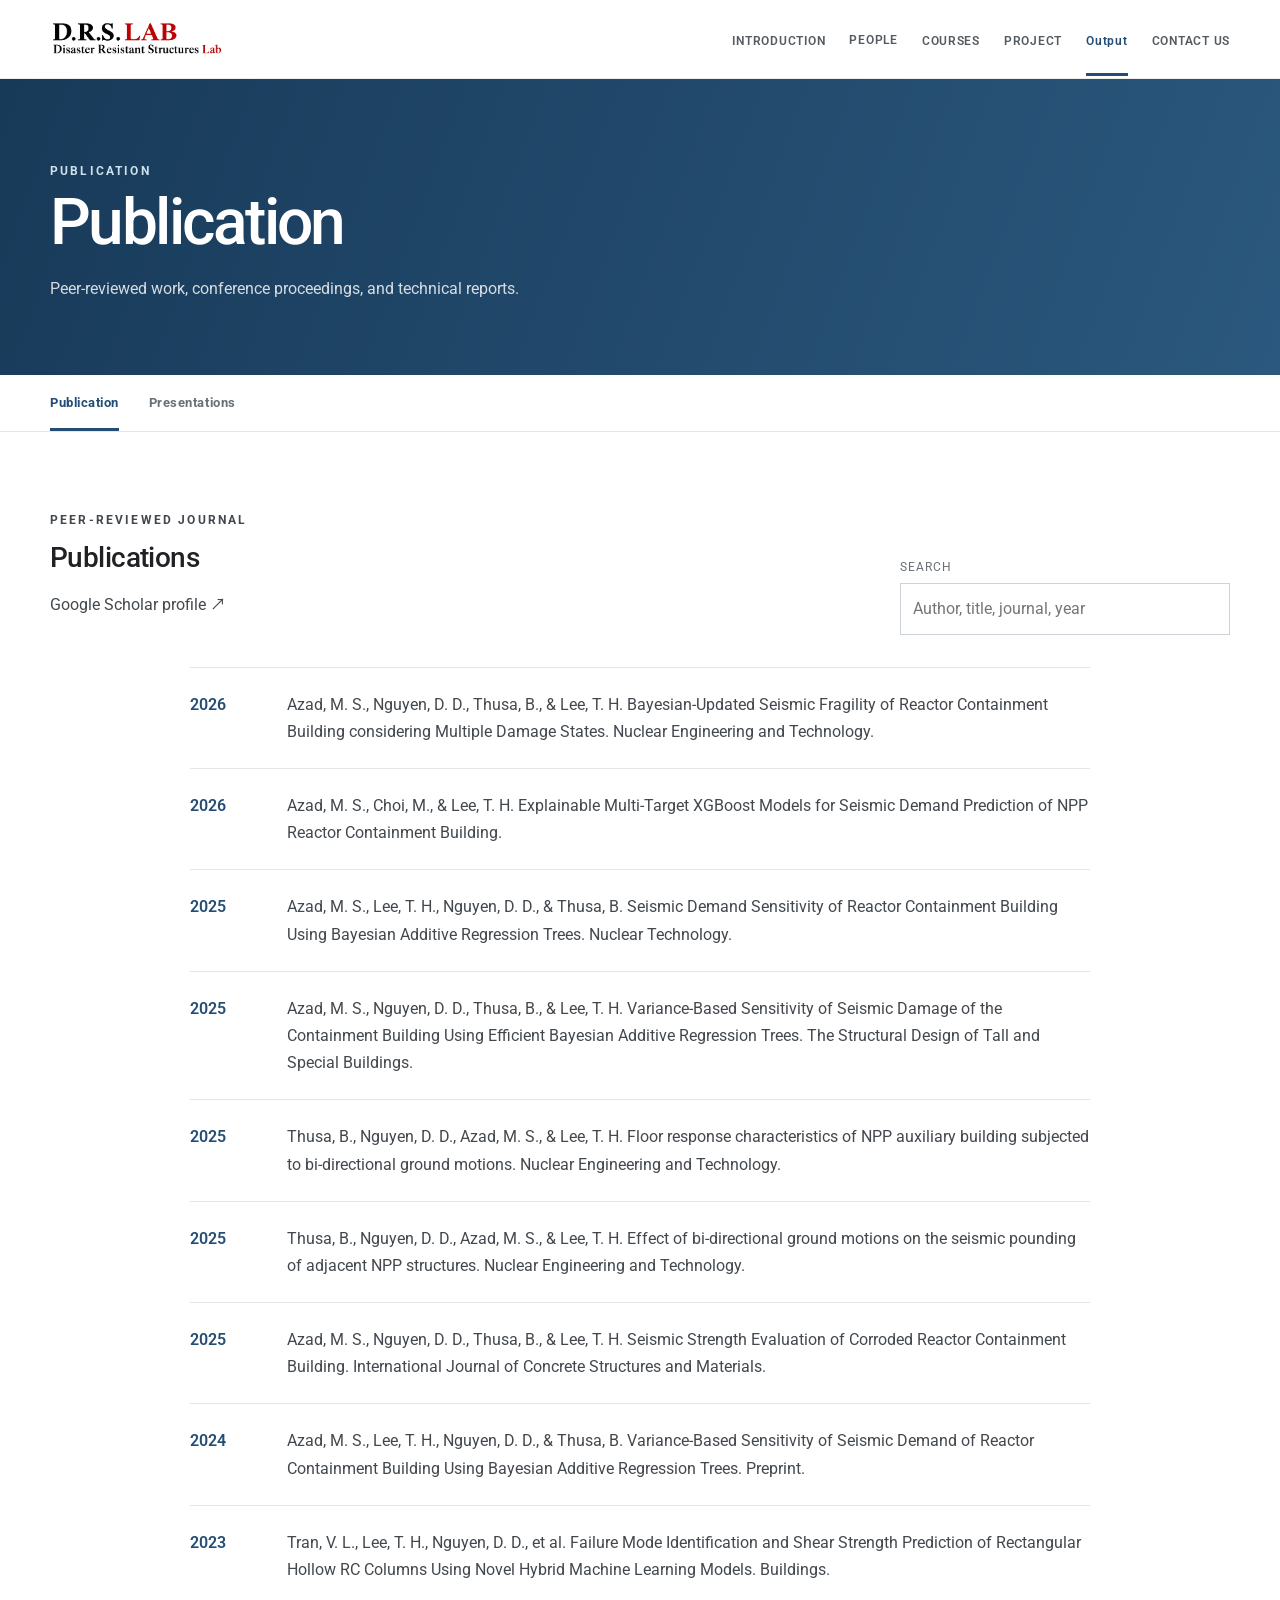
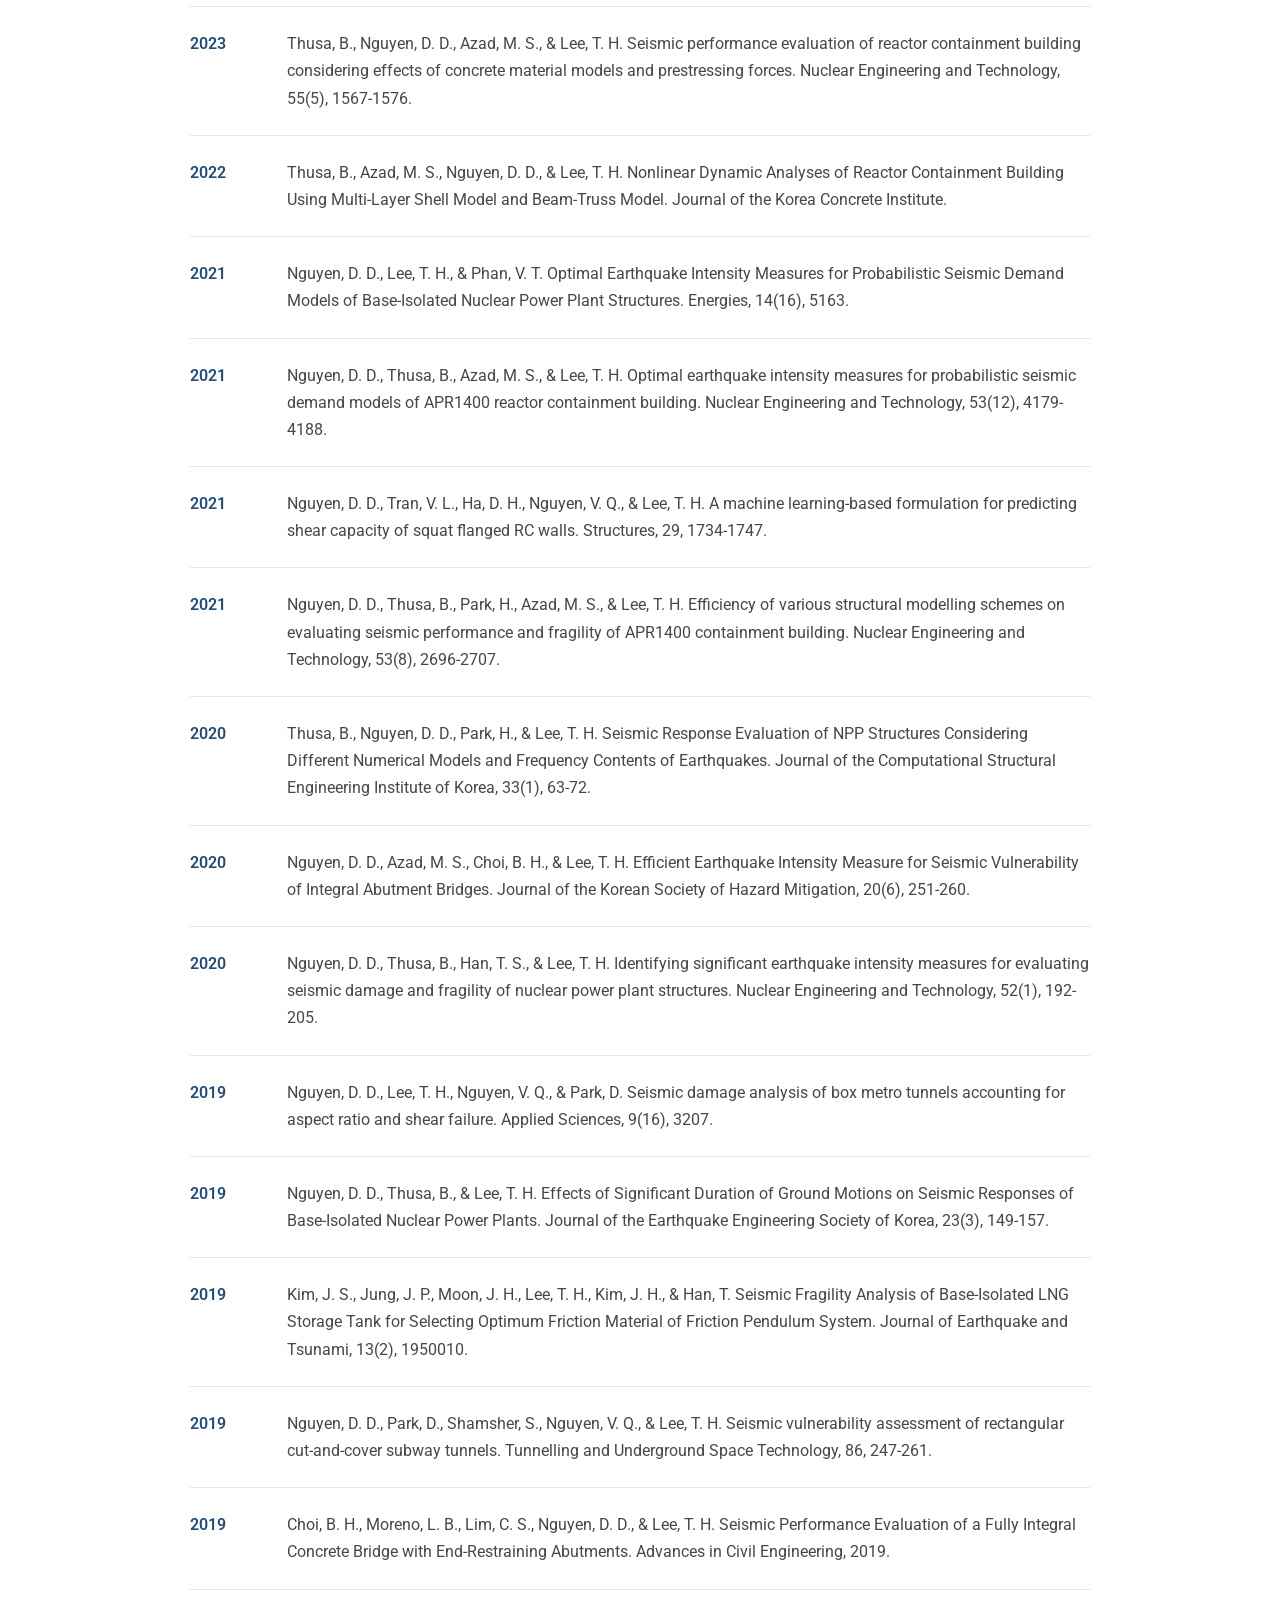
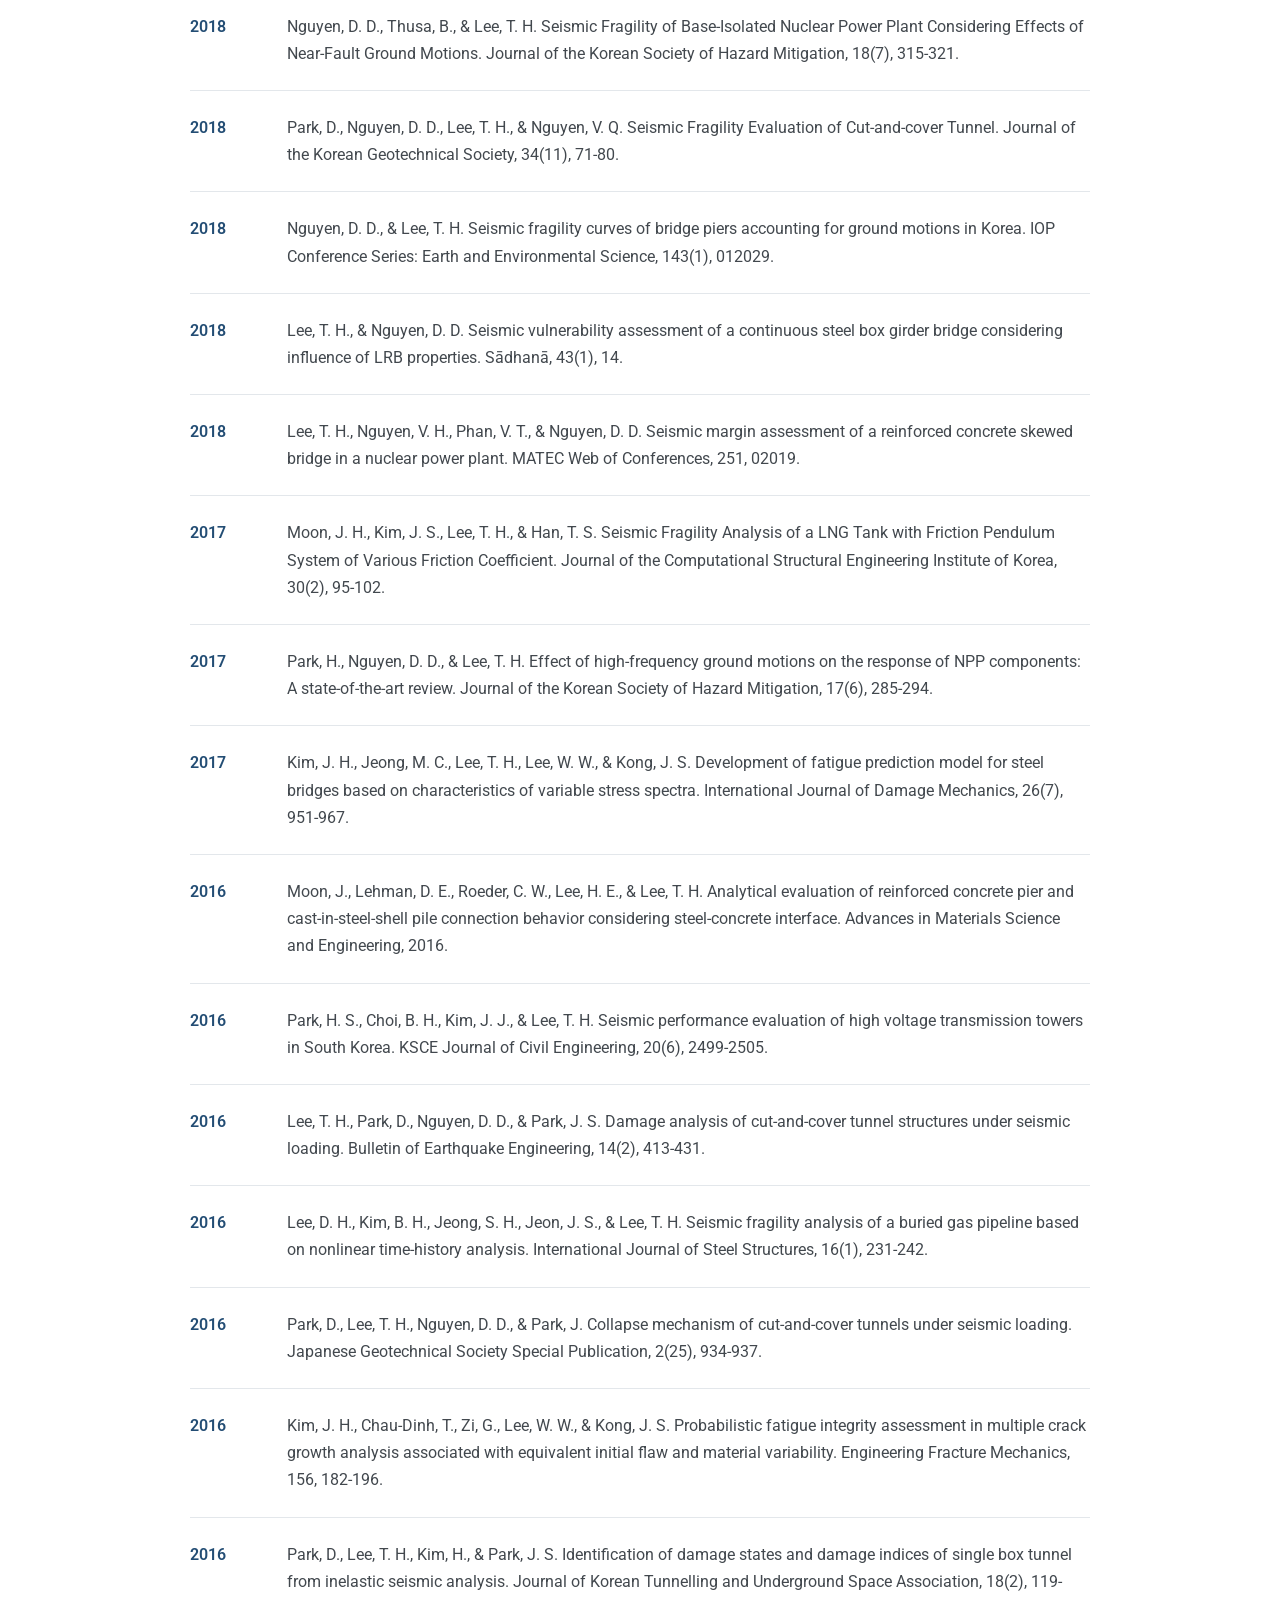
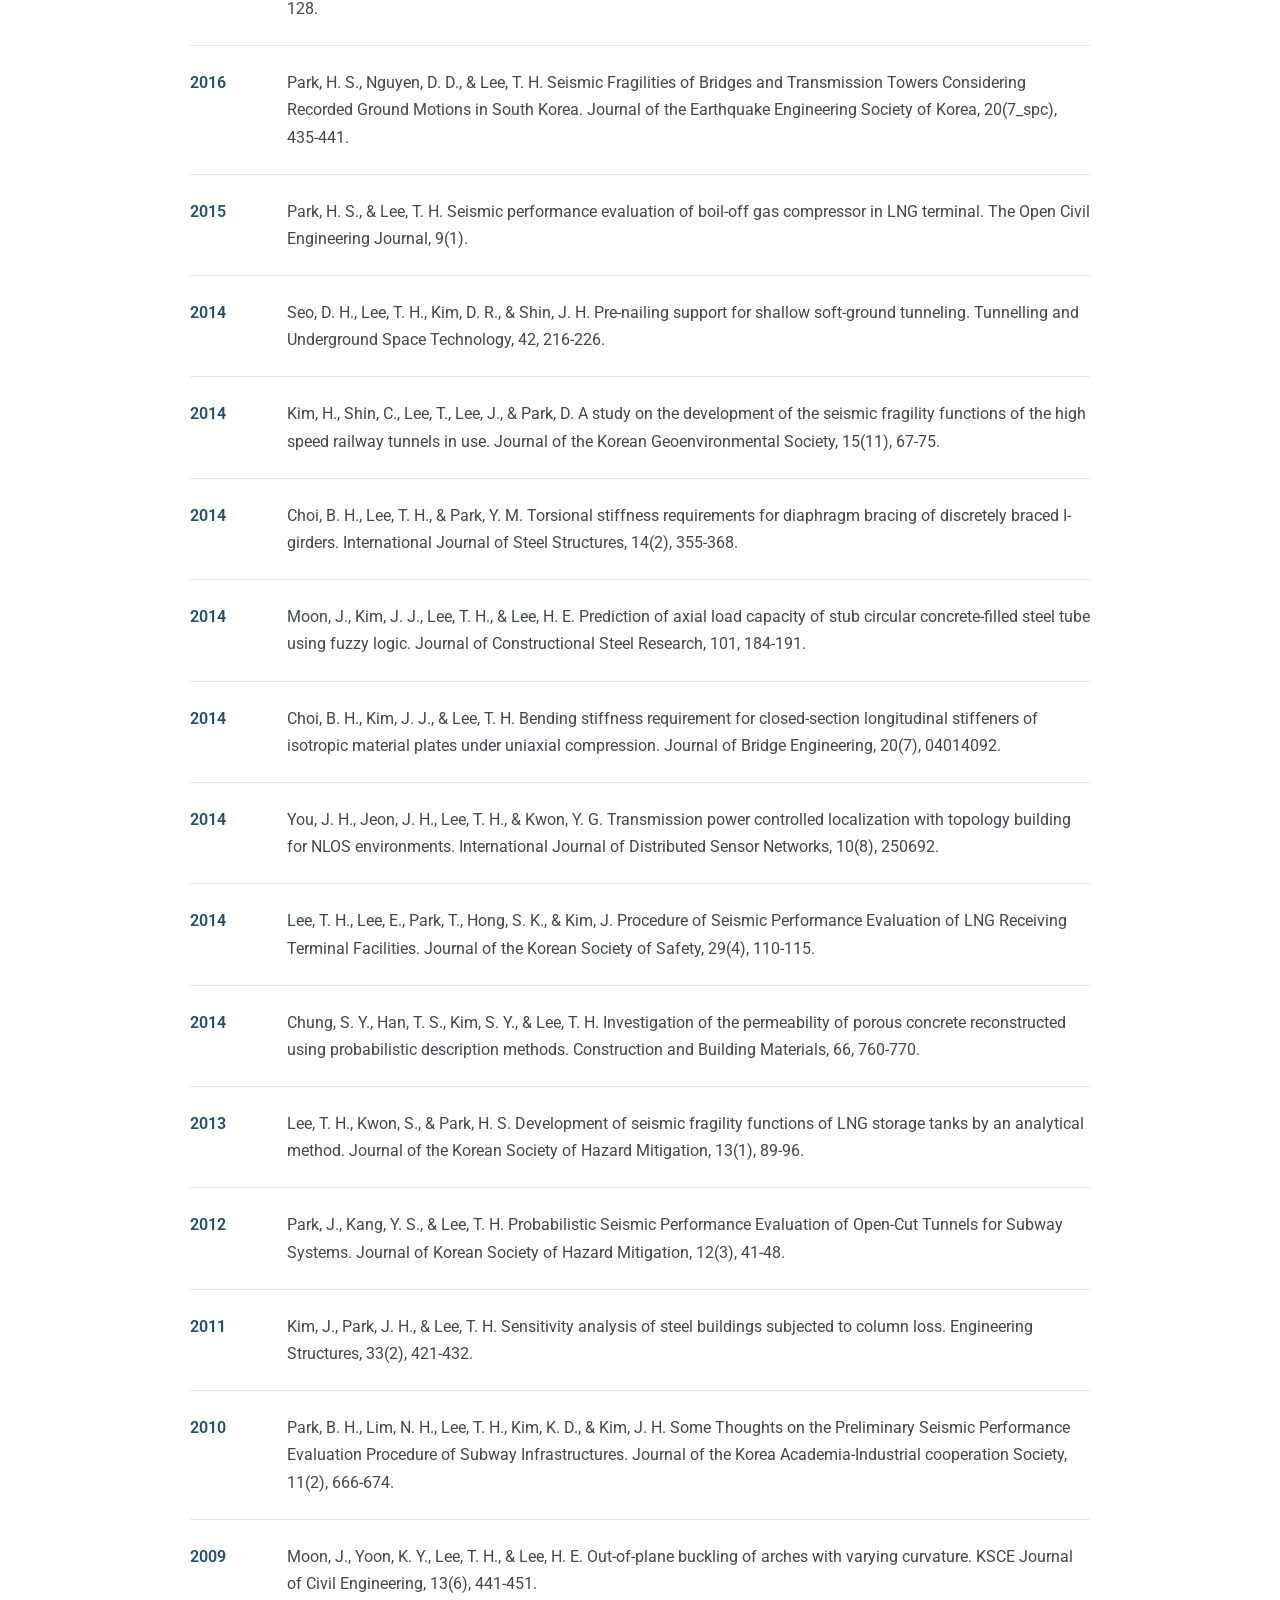
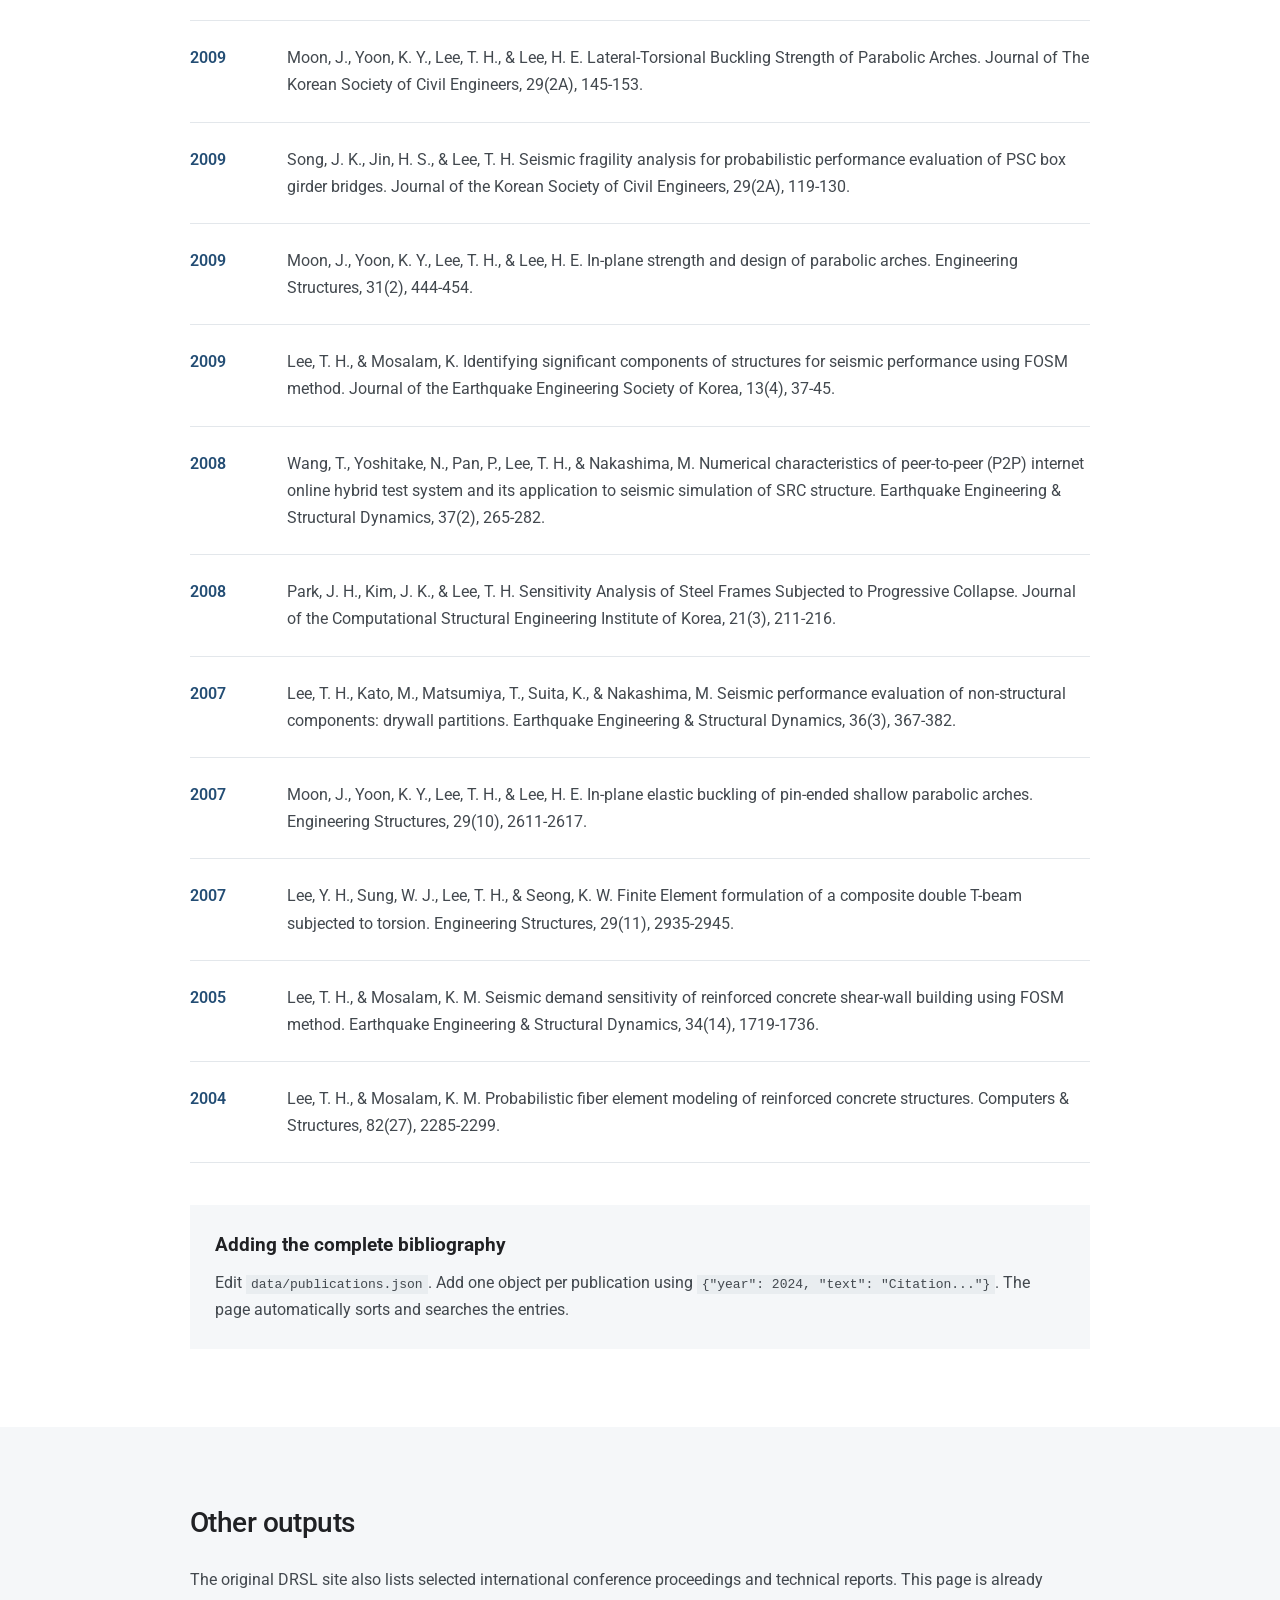
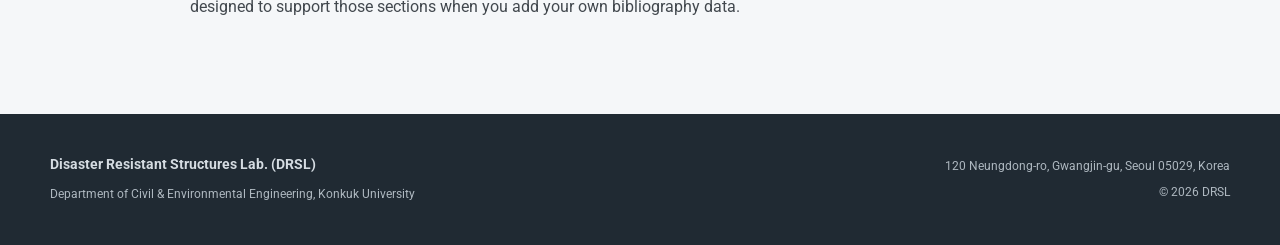
<file: publication.html>
<!doctype html>
<html lang="en">
<head>
  <meta charset="utf-8">
  <meta name="viewport" content="width=device-width, initial-scale=1">
  <meta name="description" content="Disaster Resistant Structures Lab., Konkuk University">
  <title>Publication | DRSL</title>
  <link rel="preconnect" href="https://fonts.googleapis.com">
  <link rel="preconnect" href="https://fonts.gstatic.com" crossorigin>
  <link href="https://fonts.googleapis.com/css2?family=Noto+Sans+KR:wght@400;500;600;700&family=Roboto:wght@400;500;700&display=swap" rel="stylesheet">
  <link rel="stylesheet" href="styles.css">
</head>
<body data-page="publication">

<header class="site-header">
  <div class="header-inner">
    <a class="brand logo-brand" href="index.html" aria-label="DRSL home">
      <img class="site-logo" src="assets/drsl-logo.png" alt="D.R.S. LAB — Disaster Resistant Structures Lab">
    </a>
    <button class="nav-toggle" type="button" aria-expanded="false" aria-label="Toggle navigation">
      <span></span><span></span><span></span>
    </button>
    <nav class="site-nav">
      <a href="index.html" data-page="introduction">INTRODUCTION</a>
      <div class="nav-group">
        <a href="people.html" data-page="people">PEOPLE</a>
        <div class="dropdown">
          <a href="professor.html">Professor</a>
          <a href="lab-members.html">Lab Members</a>
          <a href="alumni.html">Alumni</a>
        </div>
      </div>
      <a href="courses.html" data-page="courses">COURSES</a>
      <a href="project.html" data-page="project">PROJECT</a>
      <a href="output.html" data-page="publication">Output</a>
      <a href="contact.html" data-page="contact">CONTACT US</a>
    </nav>
  </div>
</header>

<main>

<section class="subhero">
  <div class="container">
    <p class="eyebrow">PUBLICATION</p>
    <h1>Publication</h1>
    <p class="subhero-intro">Peer-reviewed work, conference proceedings, and technical reports.</p>
  </div>
</section>

<section class="publication-switcher">
  <div class="container">
    <a class="publication-tab active" href="publication.html">Publication</a>
    <a class="publication-tab" href="presentations.html">Presentations</a>
  </div>
</section>


<section class="section">
  <div class="container pub-toolbar">
    <div>
      <p class="section-label">PEER-REVIEWED JOURNAL</p>
      <h2>Publications</h2>
      <p><a class="detail-link" href="https://scholar.google.com/citations?hl=en&user=6xsemlQAAAAJ&view_op=list_works&sortby=pubdate" target="_blank" rel="noopener">Google Scholar profile ↗</a></p>
    </div>
    <label class="search-box">
      <span>Search</span>
      <input id="publication-search" type="search" placeholder="Author, title, journal, year">
    </label>
  </div>
  <div class="container content-narrow">
    <div id="publication-list" class="publication-list" aria-live="polite"></div>
    <noscript><p>Please enable JavaScript to load the publication data.</p></noscript>
    <div class="data-note">
      <h3>Adding the complete bibliography</h3>
      <p>Edit <code>data/publications.json</code>. Add one object per publication using <code>{"year": 2024, "text": "Citation..."}</code>. The page automatically sorts and searches the entries.</p>
    </div>
  </div>
</section>
<section class="section soft">
  <div class="container content-narrow">
    <h2>Other outputs</h2>
    <p>The original DRSL site also lists selected international conference proceedings and technical reports. This page is already designed to support those sections when you add your own bibliography data.</p>
  </div>
</section>

</main>

<footer class="site-footer">
  <div class="container footer-grid">
    <div>
      <strong>Disaster Resistant Structures Lab. (DRSL)</strong>
      <p>Department of Civil &amp; Environmental Engineering, Konkuk University</p>
    </div>
    <div class="footer-right">
      <p>120 Neungdong-ro, Gwangjin-gu, Seoul 05029, Korea</p>
      <p>© <span id="year"></span> DRSL</p>
    </div>
  </div>
</footer>

<script src="script.js"></script>
</body>
</html>
</file>
<file: styles.css>
:root {
  --ink:#202124;
  --muted:#697077;
  --blue:#234d74;
  --blue2:#163a5b;
  --line:#e3e7eb;
  --soft:#f5f7f9;
  --paper:#fff;
  --max:1180px;
  --narrow:900px;
}
*{box-sizing:border-box}
html{scroll-behavior:smooth}
body{margin:0;font-family:Roboto,"Noto Sans KR",Arial,sans-serif;color:var(--ink);background:#fff;line-height:1.7;-webkit-font-smoothing:antialiased}
a{color:inherit;text-decoration:none}
img{max-width:100%;display:block}
.container{width:min(calc(100% - 40px),var(--max));margin:auto}
.content-narrow{max-width:var(--narrow)}
.site-header{position:sticky;top:0;z-index:50;background:rgba(255,255,255,.97);border-bottom:1px solid rgba(0,0,0,.07);backdrop-filter:blur(9px)}
.header-inner{width:min(calc(100% - 40px),var(--max));min-height:78px;margin:auto;display:flex;align-items:center;justify-content:space-between;gap:24px}
.brand{display:flex;align-items:center;gap:13px;min-width:190px}
.brand-mark{font-size:1.35rem;font-weight:700;letter-spacing:.08em;color:var(--blue)}
.brand-copy{display:flex;flex-direction:column;line-height:1.25;font-size:.72rem;color:#50565c}
.brand-copy strong{font-size:.8rem}
.brand-copy small{font-size:.69rem;margin-top:2px}
.site-nav{display:flex;align-items:center;gap:24px}
.site-nav>a,.nav-group>a{font-size:.77rem;font-weight:600;letter-spacing:.06em;color:#545b61;padding:29px 0 25px;position:relative;white-space:nowrap}
.site-nav>a:after,.nav-group>a:after{content:"";position:absolute;height:3px;background:var(--blue);left:0;right:0;bottom:0;transform:scaleX(0);transition:.18s}
.site-nav>a:hover:after,.nav-group>a:hover:after,.site-nav>a.active:after,.nav-group>a.active:after{transform:scaleX(1)}
.site-nav>a.active,.nav-group>a.active{color:var(--blue)}
.nav-group{position:relative}
.dropdown{position:absolute;top:68px;left:-20px;min-width:180px;background:#fff;border:1px solid var(--line);box-shadow:0 12px 28px rgba(0,0,0,.08);padding:8px;opacity:0;visibility:hidden;transform:translateY(-6px);transition:.18s}
.nav-group:hover .dropdown,.nav-group:focus-within .dropdown{opacity:1;visibility:visible;transform:none}
.dropdown a{display:block;padding:10px 12px;font-size:.85rem;color:#4f565c}
.dropdown a:hover{background:var(--soft);color:var(--blue)}
.nav-toggle{display:none;width:42px;height:42px;padding:9px;border:0;background:transparent}
.nav-toggle span{display:block;height:2px;background:#222;margin:5px 0}

.hero{min-height:480px;position:relative;display:grid;align-items:center;color:#fff;background:
linear-gradient(105deg,rgba(13,27,41,.91),rgba(13,27,41,.36)),
url("https://lh3.googleusercontent.com/sitesv/[base64]w1280") center/cover no-repeat}
.hero-inner{position:relative;z-index:2;padding:92px 0}
.eyebrow,.section-label{margin:0 0 10px;font-size:.75rem;font-weight:700;letter-spacing:.18em;color:var(--blue)}
.hero .eyebrow{color:#d9e7f4}
.hero h1{font-weight:500;font-size:clamp(2.4rem,5vw,4.6rem);line-height:1.1;letter-spacing:-.04em;margin:0;max-width:950px}
.hero-lead{max-width:700px;margin:22px 0 0;color:rgba(255,255,255,.86);font-size:1.05rem}

.subhero{background:linear-gradient(110deg,#183a59,#2b587e);color:#fff;padding:82px 0 72px}
.subhero .eyebrow{color:#cfe0ed}
.subhero h1{font-size:clamp(2.3rem,5vw,4.4rem);font-weight:500;letter-spacing:-.04em;line-height:1;margin:0}
.subhero-intro{max-width:760px;margin:20px 0 0;color:rgba(255,255,255,.82)}

.section{padding:78px 0}
.section.soft{background:var(--soft)}
.section h2{font-size:clamp(1.6rem,2.2vw,2.2rem);line-height:1.25;letter-spacing:-.02em;font-weight:500;margin:0 0 26px}
.section p{color:#42484e}
.visual-grid{display:grid;grid-template-columns:1fr 1fr;gap:22px;margin-top:48px}
.photo-panel{min-height:310px;margin:0;background:#ddd center/cover no-repeat;position:relative;overflow:hidden}
.photo-a{background-image:linear-gradient(rgba(0,0,0,.07),rgba(0,0,0,.2)),url("https://lh3.googleusercontent.com/sitesv/[base64]w1280")}
.photo-b{background-image:linear-gradient(rgba(0,0,0,.05),rgba(0,0,0,.2)),url("https://lh3.googleusercontent.com/sitesv/[base64]w1280")}
.photo-panel figcaption{position:absolute;left:18px;bottom:15px;color:#fff;font-size:.86rem;background:rgba(0,0,0,.48);padding:6px 10px}
.topic-list{border-top:1px solid var(--line)}
.topic-list article{display:grid;grid-template-columns:70px 1fr;gap:15px;padding:24px 0;border-bottom:1px solid var(--line)}
.topic-list article>span{font-size:.77rem;color:#9aa0a6}
.topic-list h3{font:600 1rem "Noto Sans KR",sans-serif;margin:0 0 2px}
.topic-list p{margin:0;color:var(--muted)}
.quick-grid{display:grid;grid-template-columns:repeat(3,1fr);gap:18px}
.quick-card{border:1px solid var(--line);padding:28px;min-height:170px;display:flex;flex-direction:column;transition:.2s}
.quick-card:hover{transform:translateY(-3px);box-shadow:0 12px 30px rgba(0,0,0,.07);border-color:#c9d3dc}
.quick-card span{color:var(--muted);font-size:.82rem}
.quick-card strong{font-size:1.25rem;margin-top:9px}
.quick-card b{margin-top:auto;color:var(--blue);font-size:1.2rem}

.card-grid{display:grid;gap:22px}.card-grid.three{grid-template-columns:repeat(3,1fr)}
.person-nav-card{border:1px solid var(--line);padding:34px;min-height:360px}
.person-nav-card h2{margin-top:25px;margin-bottom:8px}.person-nav-card p{color:var(--muted)}
.person-nav-card span{display:block;margin-top:30px;color:var(--blue);font-weight:500}
.avatar{width:76px;height:76px;border-radius:50%;display:grid;place-items:center;background:#e1ebf3;color:var(--blue2);font-weight:700;font-size:1.05rem;letter-spacing:.03em}
.avatar.large{width:110px;height:110px;font-size:1.3rem}.avatar.xl{width:170px;height:170px;font-size:2rem;margin-bottom:25px}

.profile-layout{display:grid;grid-template-columns:350px 1fr;gap:70px;align-items:start}
.profile-card{position:sticky;top:110px}.profile-card h2{margin-bottom:8px}.profile-card p{color:var(--muted)}
.contact-list{margin:28px 0 0}.contact-list div{padding:11px 0;border-top:1px solid var(--line)}.contact-list dt{font-size:.72rem;text-transform:uppercase;letter-spacing:.08em;color:var(--muted)}.contact-list dd{margin:3px 0 0}.contact-list a{color:var(--blue)}
.content-block{margin-bottom:55px}.timeline,.clean-list{padding:0;margin:0;list-style:none}.timeline li{display:grid;grid-template-columns:135px 1fr;gap:20px;padding:14px 0;border-bottom:1px solid var(--line)}.timeline strong{font-size:.88rem;color:var(--blue)}
.clean-list li{padding:10px 0 10px 18px;position:relative;border-bottom:1px solid var(--line)}.clean-list li:before{content:"";width:5px;height:5px;border-radius:50%;background:var(--blue);position:absolute;left:0;top:21px}.clean-list.large li{padding-top:16px;padding-bottom:16px}

.member-grid{display:grid;grid-template-columns:repeat(3,1fr);gap:18px}
.member-card{border:1px solid var(--line);padding:27px;min-height:225px}.member-role{font-size:.76rem;text-transform:uppercase;letter-spacing:.07em;color:var(--blue)!important;margin:20px 0 4px}.member-card h2{font-size:1.15rem;margin:0 0 9px}.member-card a{font-size:.87rem;color:var(--muted);overflow-wrap:anywhere}
.staff-box{margin-top:50px;padding-top:35px;border-top:1px solid var(--line)}
.alumni-grid{display:grid;grid-template-columns:repeat(2,1fr);gap:14px}
.alumni-card{display:flex;align-items:center;gap:20px;border:1px solid var(--line);padding:20px}.alumni-card .avatar{width:58px;height:58px;font-size:.78rem}.alumni-card span{font-size:.76rem;color:var(--blue);font-weight:600}.alumni-card h2{font-size:1rem;margin:2px 0 0}

.two-col{display:grid;grid-template-columns:1fr 1fr;gap:25px}.course-box{border:1px solid var(--line);padding:38px}.big-number{display:block;color:#b8c4ce;font-size:2.6rem;line-height:1;margin-bottom:28px;font-weight:300}
.project-list{border-top:1px solid var(--line)}.project-list article{display:grid;grid-template-columns:150px 1fr;gap:28px;padding:22px 0;border-bottom:1px solid var(--line)}.project-list span{font-size:.82rem;color:var(--blue);font-weight:600}.project-list h3{font-size:1rem;font-weight:500;margin:0;line-height:1.6}.note{margin-top:28px;padding:18px 20px;background:#fff;border-left:3px solid var(--blue);font-size:.9rem}

.pub-toolbar{display:flex;justify-content:space-between;align-items:flex-end;gap:30px;margin-bottom:32px}.pub-toolbar h2{margin-bottom:0}
.search-box{display:flex;flex-direction:column;gap:6px;min-width:330px}.search-box span{font-size:.72rem;letter-spacing:.08em;text-transform:uppercase;color:var(--muted)}.search-box input{font:inherit;border:1px solid #cdd3d9;padding:11px 12px;outline:none}.search-box input:focus{border-color:var(--blue);box-shadow:0 0 0 2px rgba(35,77,116,.08)}
.publication-item{display:grid;grid-template-columns:75px 1fr;gap:22px;padding:23px 0;border-top:1px solid var(--line)}.publication-item:last-child{border-bottom:1px solid var(--line)}.publication-year{font-weight:600;color:var(--blue)}.publication-item p{margin:0}.data-note{margin-top:42px;background:var(--soft);padding:25px}.data-note h3{margin:0 0 7px}.data-note p{margin:0}.data-note code{background:#e9edf0;padding:2px 5px}

.contact-layout{display:grid;grid-template-columns:.85fr 1.15fr;gap:60px}.roomy div{padding:15px 0}.recruit-box{margin-top:30px;padding:22px;background:var(--soft);border-left:3px solid var(--blue)}.recruit-box p{margin-bottom:0}.map-card{min-height:500px;background:var(--soft)}.map-card iframe{width:100%;height:100%;min-height:500px;border:0}

.site-footer{background:#202a33;color:#d5dce2;padding:36px 0}.footer-grid{display:flex;justify-content:space-between;gap:30px}.site-footer strong{font-size:.9rem}.site-footer p{font-size:.78rem;color:#aeb8c0;margin:5px 0}.footer-right{text-align:right}

@media(max-width:980px){
  .brand-copy{display:none}.site-nav{gap:15px}.site-nav>a,.nav-group>a{font-size:.7rem}
  .profile-layout{grid-template-columns:290px 1fr;gap:40px}
}
@media(max-width:820px){
  .nav-toggle{display:block}.site-nav{display:none;position:absolute;top:78px;left:0;right:0;background:#fff;border-bottom:1px solid var(--line);padding:10px 20px 20px;flex-direction:column;align-items:stretch;gap:0}.site-nav.open{display:flex}
  .site-nav>a,.nav-group>a{display:block;padding:12px 0;font-size:.78rem}.site-nav>a:after,.nav-group>a:after{bottom:4px}.nav-group{width:100%}.dropdown{position:static;opacity:1;visibility:visible;transform:none;box-shadow:none;border:0;border-left:2px solid var(--line);margin:0 0 6px 6px;padding:2px 0 2px 10px}
  .hero{min-height:400px}.visual-grid,.card-grid.three,.quick-grid,.member-grid,.two-col,.contact-layout{grid-template-columns:1fr}.profile-layout{grid-template-columns:1fr}.profile-card{position:static}.alumni-grid{grid-template-columns:1fr}.pub-toolbar{align-items:stretch;flex-direction:column}.search-box{min-width:0}.map-card,.map-card iframe{min-height:380px}
}
@media(max-width:540px){
  .container,.header-inner{width:min(calc(100% - 28px),var(--max))}.section{padding:58px 0}.subhero{padding:60px 0 52px}.hero-inner{padding:70px 0}.hero h1 br{display:none}
  .timeline li,.project-list article,.publication-item{grid-template-columns:1fr;gap:5px}.visual-grid{gap:12px}.photo-panel{min-height:230px}.footer-grid{flex-direction:column}.footer-right{text-align:left}.person-nav-card{min-height:0}
}


.profile-photo{
  display:block;
  width:170px;
  height:170px;
  border-radius:50%;
  object-fit:cover;
  object-position:center;
  margin-bottom:25px;
  border:1px solid var(--line);
  background:var(--soft);
}
.profile-photo.xl{width:170px;height:170px}
.alumni-photo{
  flex:0 0 auto;
  width:68px;
  height:68px;
  border-radius:50%;
  object-fit:cover;
  object-position:center;
  border:1px solid var(--line);
  background:var(--soft);
}

/* ===== Alumni profile photo sizing ===== */
.alumni-profile-card {
  display: flex;
  align-items: flex-start;
  gap: 22px;
  padding: 26px;
  min-height: 180px;
  overflow: hidden;
}

.alumni-profile-card .alumni-photo {
  width: 90px !important;
  height: 90px !important;
  min-width: 90px;
  max-width: 90px;
  flex: 0 0 90px;
  display: block;
  object-fit: cover;
  object-position: center;
  border-radius: 50%;
  border: 1px solid var(--line);
  background: var(--soft);
}

.alumni-profile-card > div {
  flex: 1;
  min-width: 0;
}

.alumni-profile-card h2 {
  margin: 4px 0 10px;
}

@media (max-width: 760px) {
  .alumni-profile-card .alumni-photo {
    width: 78px !important;
    height: 78px !important;
    min-width: 78px;
    max-width: 78px;
    flex-basis: 78px;
  }
}

/* ===== DRSL header logo ===== */
.logo-brand{
  display:flex;
  align-items:center;
  min-width:245px;
  padding:6px 0;
}
.site-logo{
  display:block;
  width:auto;
  height:58px;
  max-width:300px;
  object-fit:contain;
}
.people-card-photo{
  display:block;
  width:110px;
  height:110px;
  border-radius:50%;
  object-fit:cover;
  object-position:center;
  border:1px solid var(--line);
  background:var(--soft);
}
@media(max-width:980px){
  .logo-brand{min-width:190px}
  .site-logo{height:50px;max-width:235px}
}
@media(max-width:820px){
  .logo-brand{min-width:0}
  .site-logo{height:45px;max-width:210px}
}
@media(max-width:540px){
  .site-logo{height:39px;max-width:180px}
}


/* ===== Publication categories and tabs ===== */
.publication-category-grid{grid-template-columns:repeat(2,minmax(0,1fr))}
.publication-category-card{min-height:280px}
.publication-category-number{font-size:.78rem;font-weight:700;letter-spacing:.12em;color:var(--blue);margin-bottom:34px}
.publication-switcher{border-bottom:1px solid var(--line);background:#fff}
.publication-switcher .container{display:flex;gap:30px}
.publication-tab{display:inline-block;padding:17px 0 14px;font-size:.82rem;font-weight:700;letter-spacing:.04em;color:var(--muted);border-bottom:3px solid transparent}
.publication-tab:hover,.publication-tab.active{color:var(--blue);border-bottom-color:var(--blue)}
.presentation-toolbar{display:none}
.presentation-empty{margin-top:8px}
@media(max-width:700px){
  .publication-category-grid{grid-template-columns:1fr}
  .publication-switcher .container{gap:20px}
}
</file>
